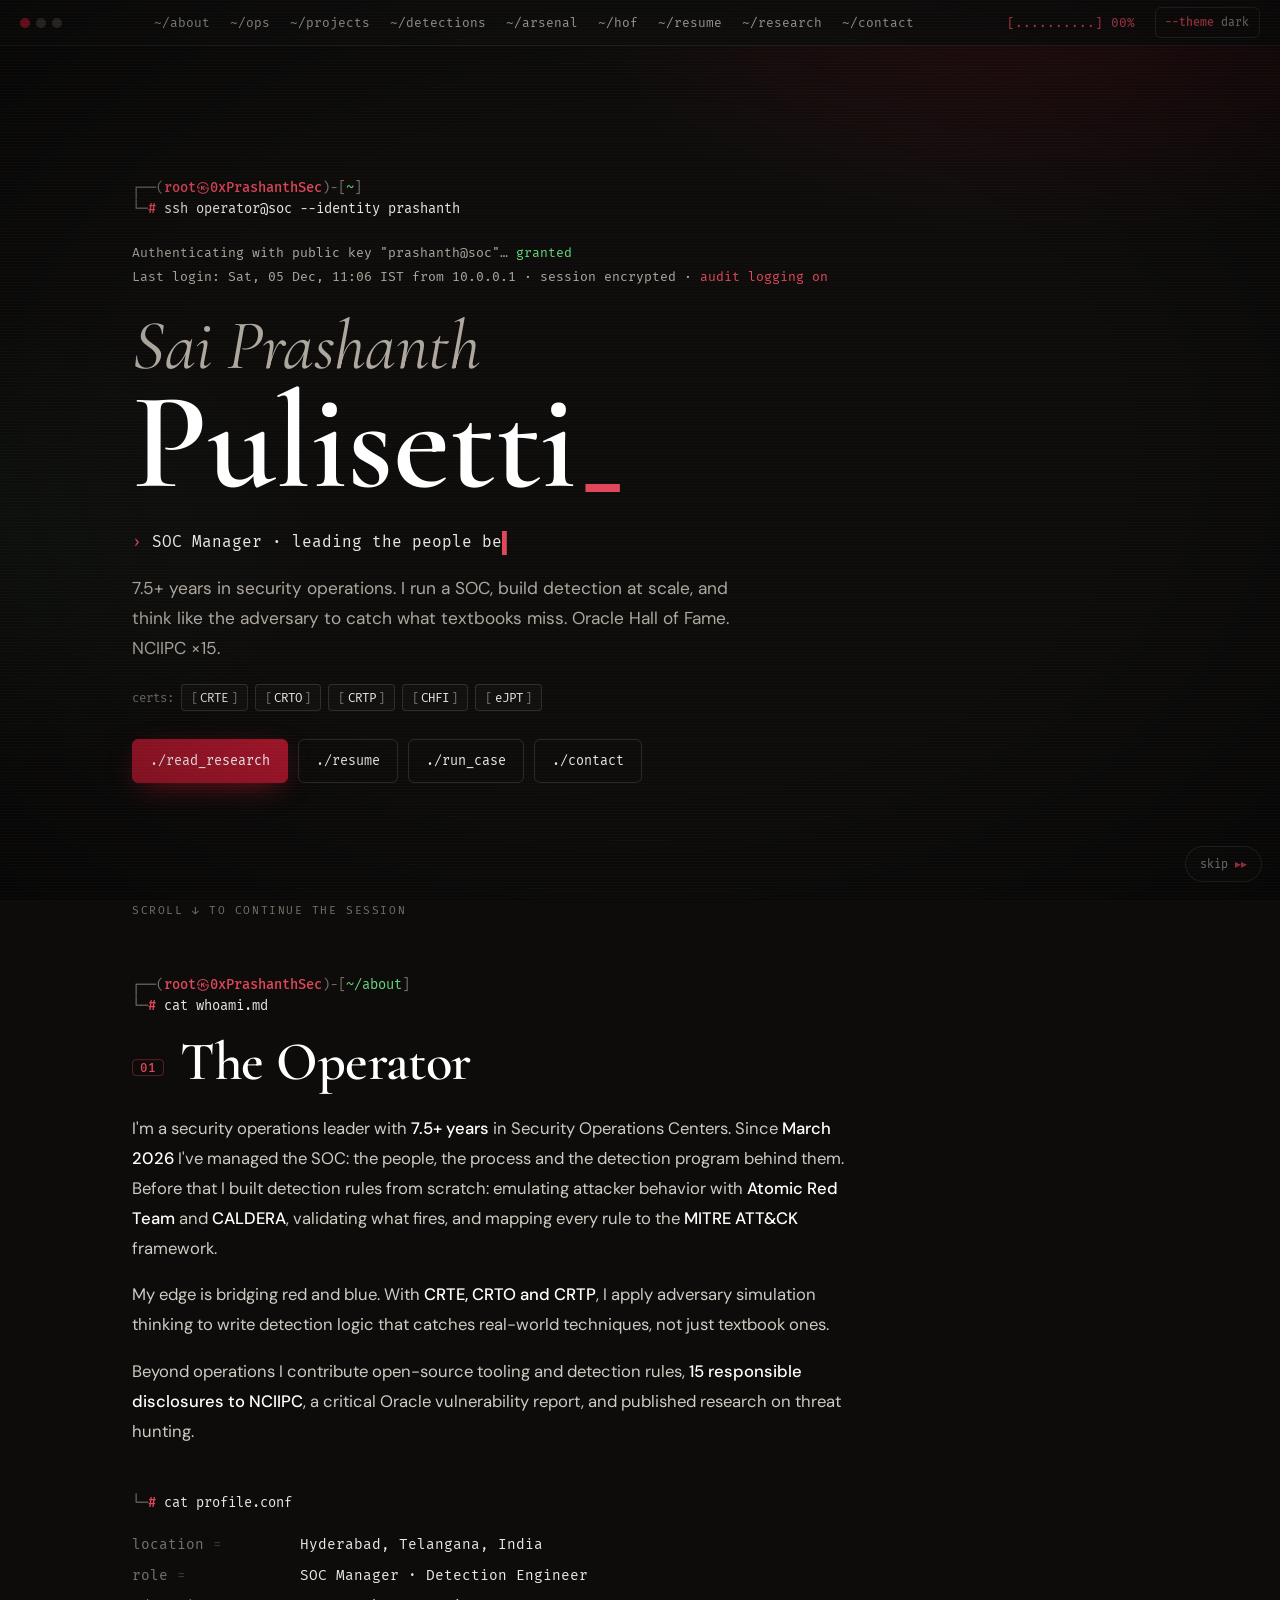
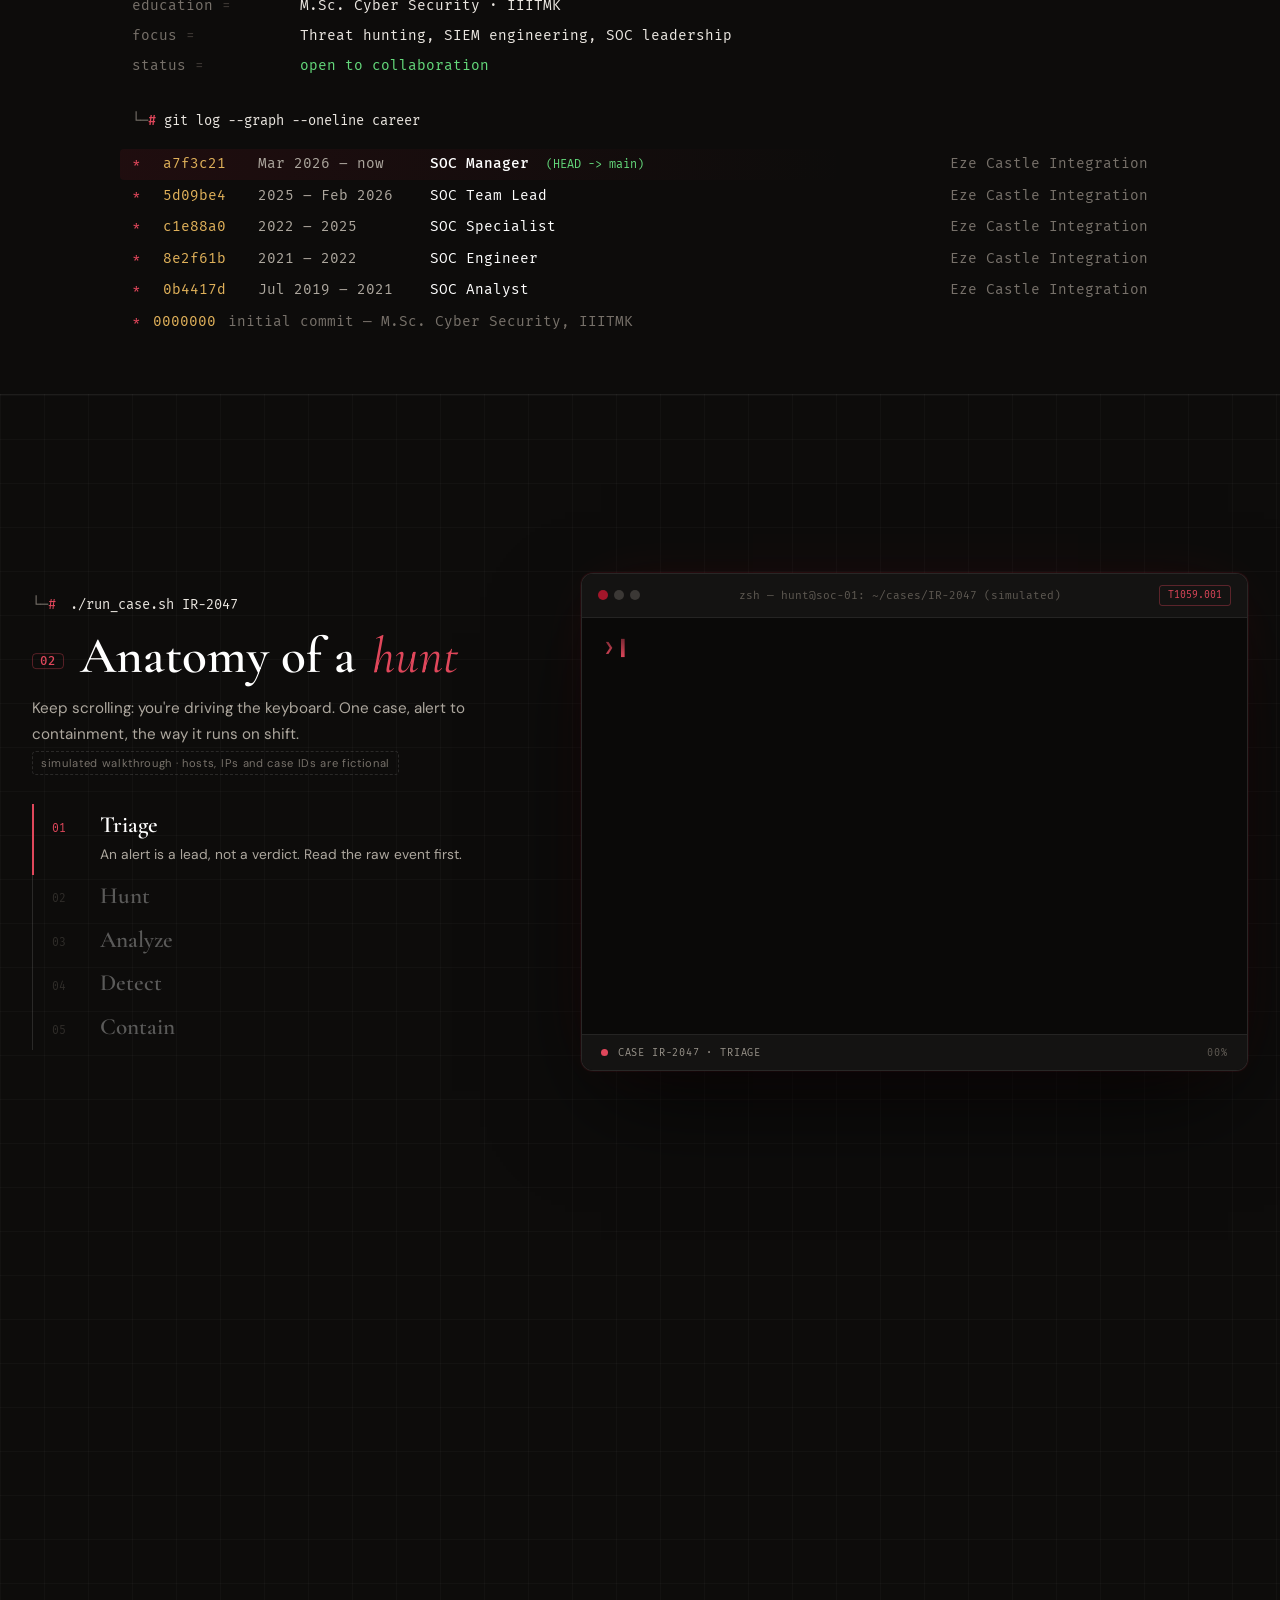
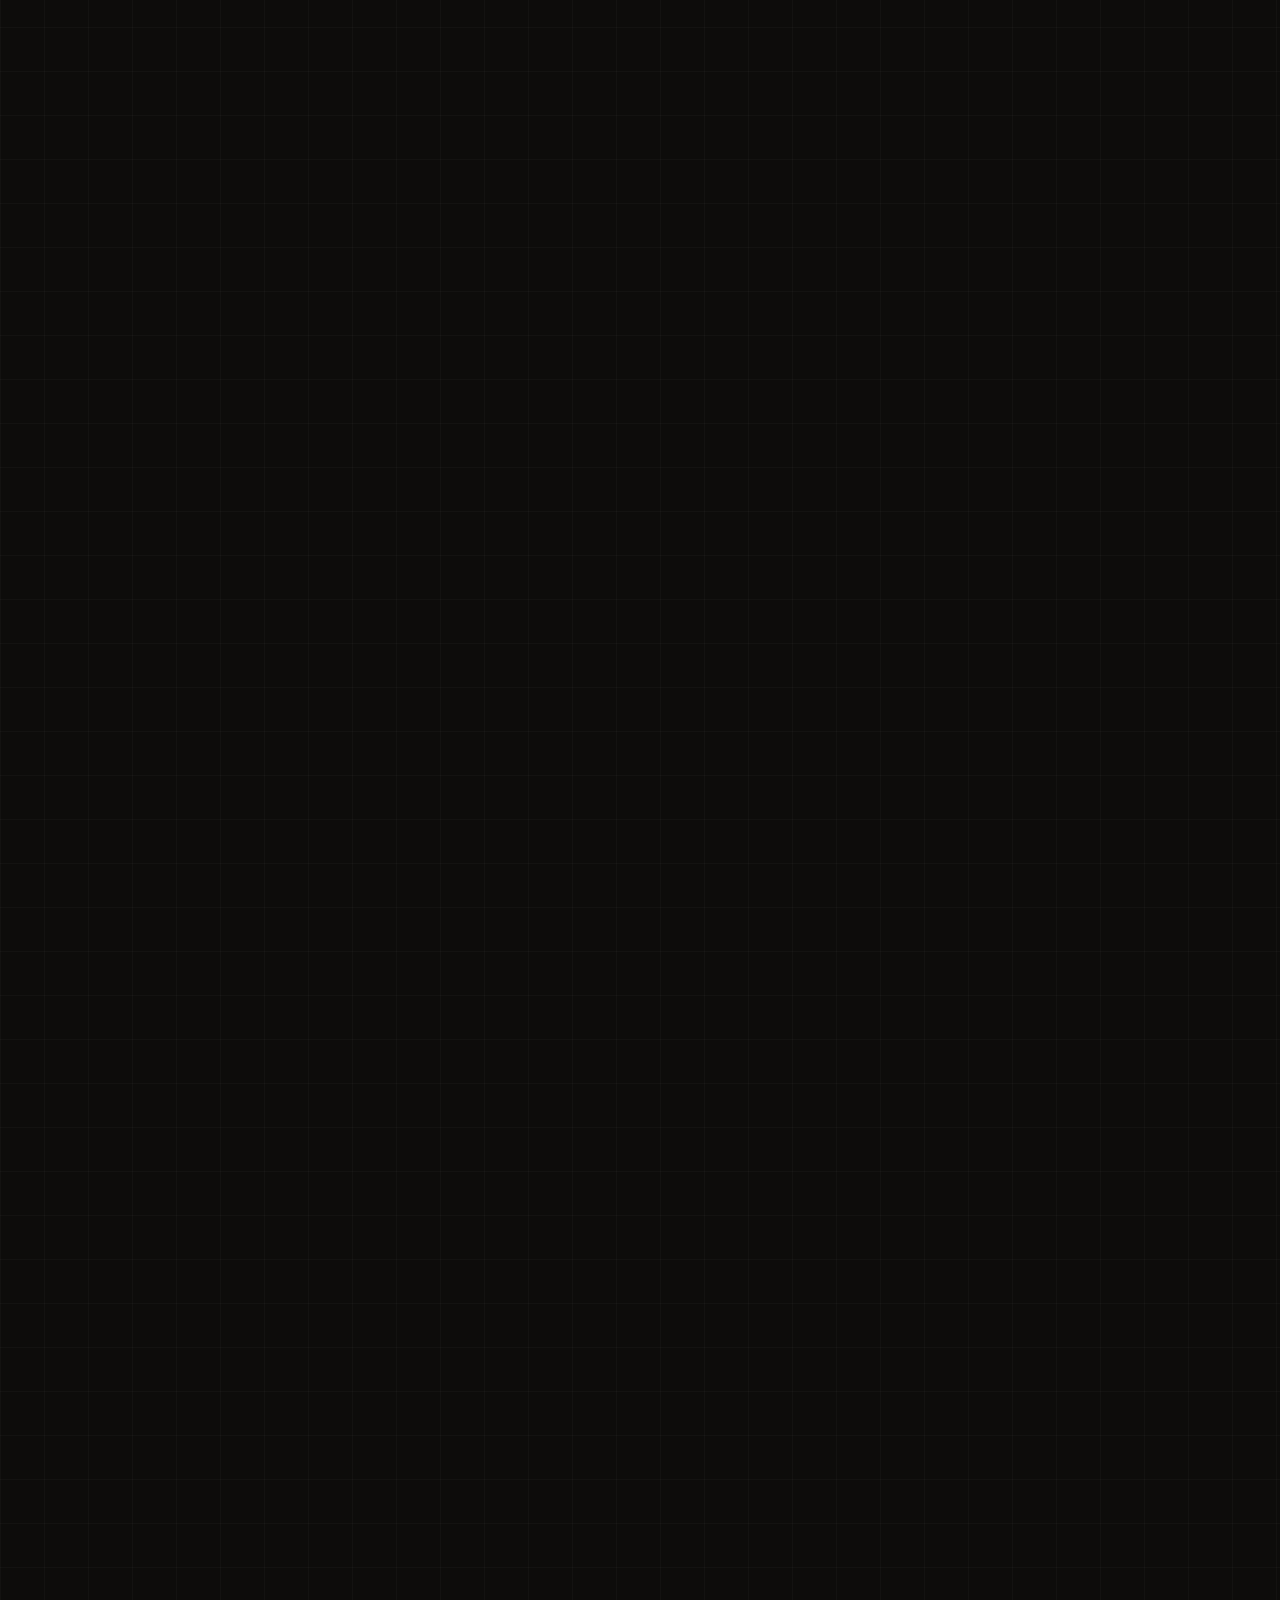
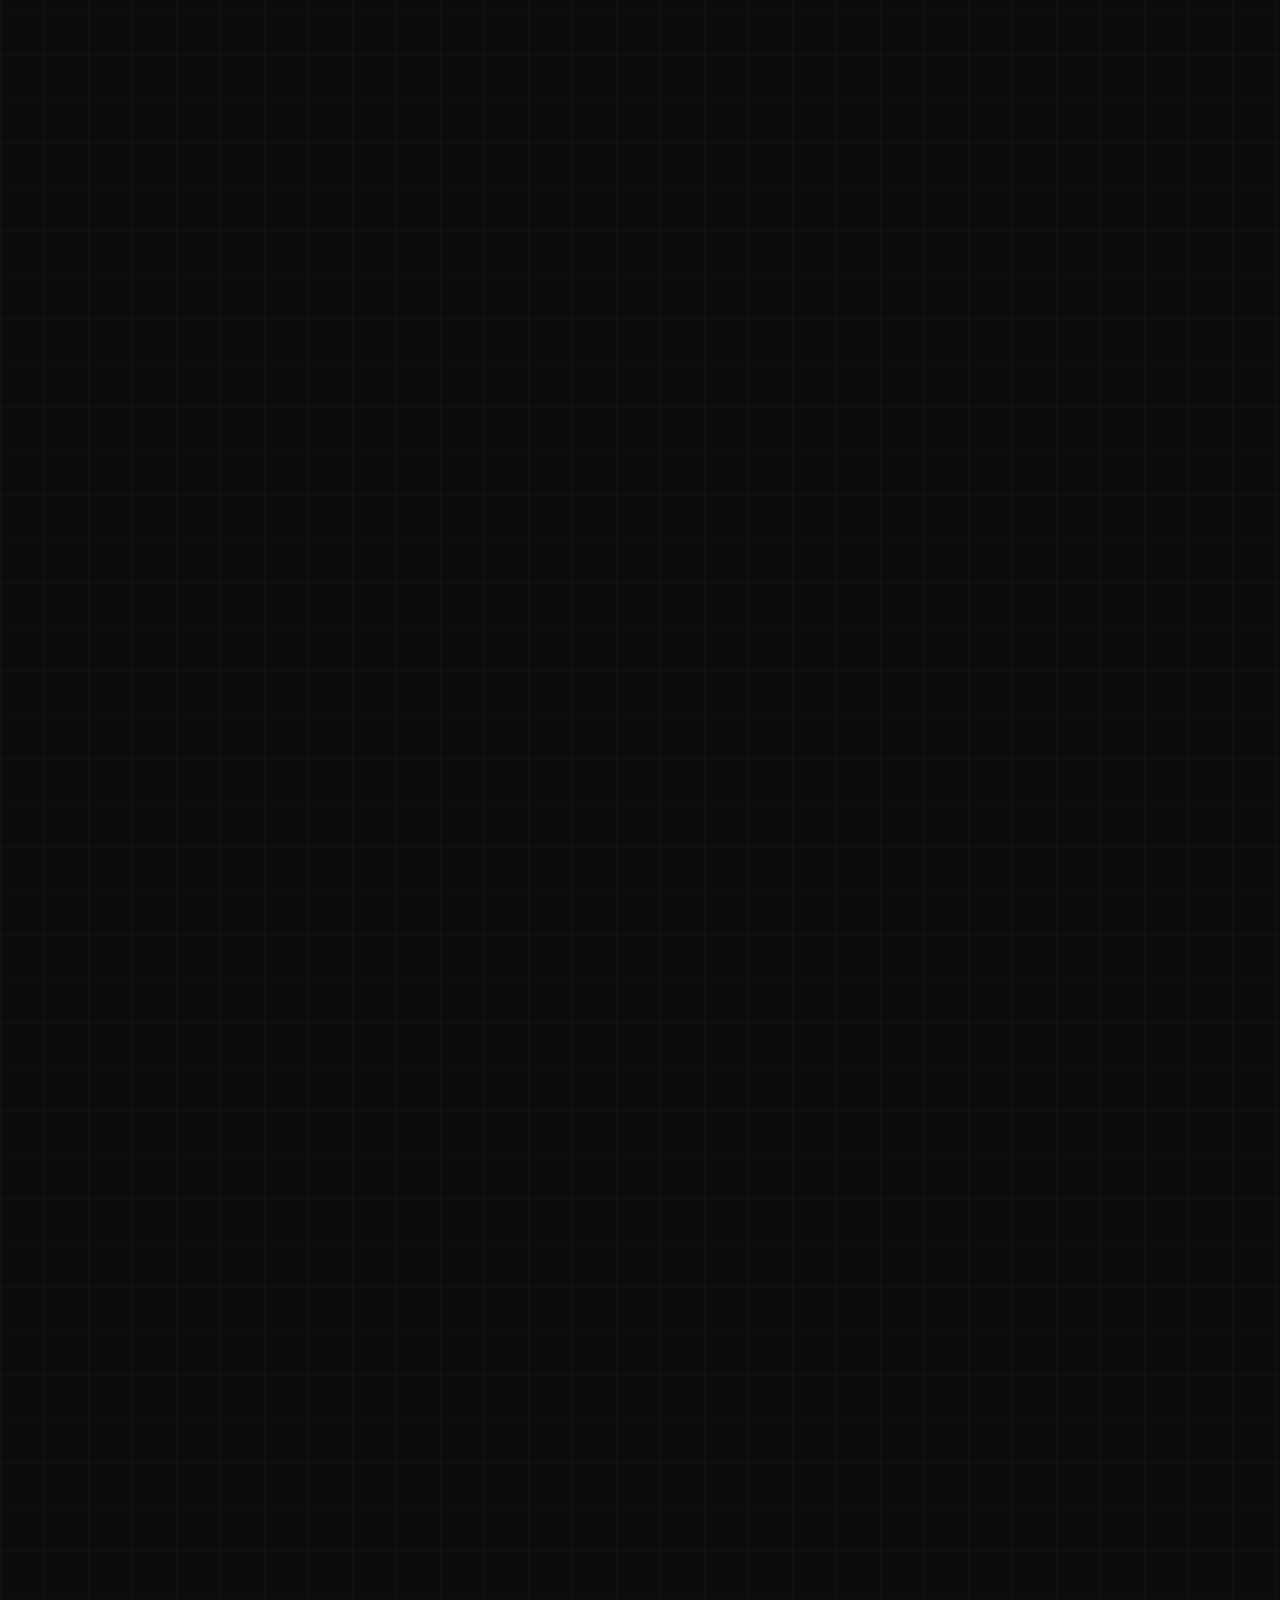
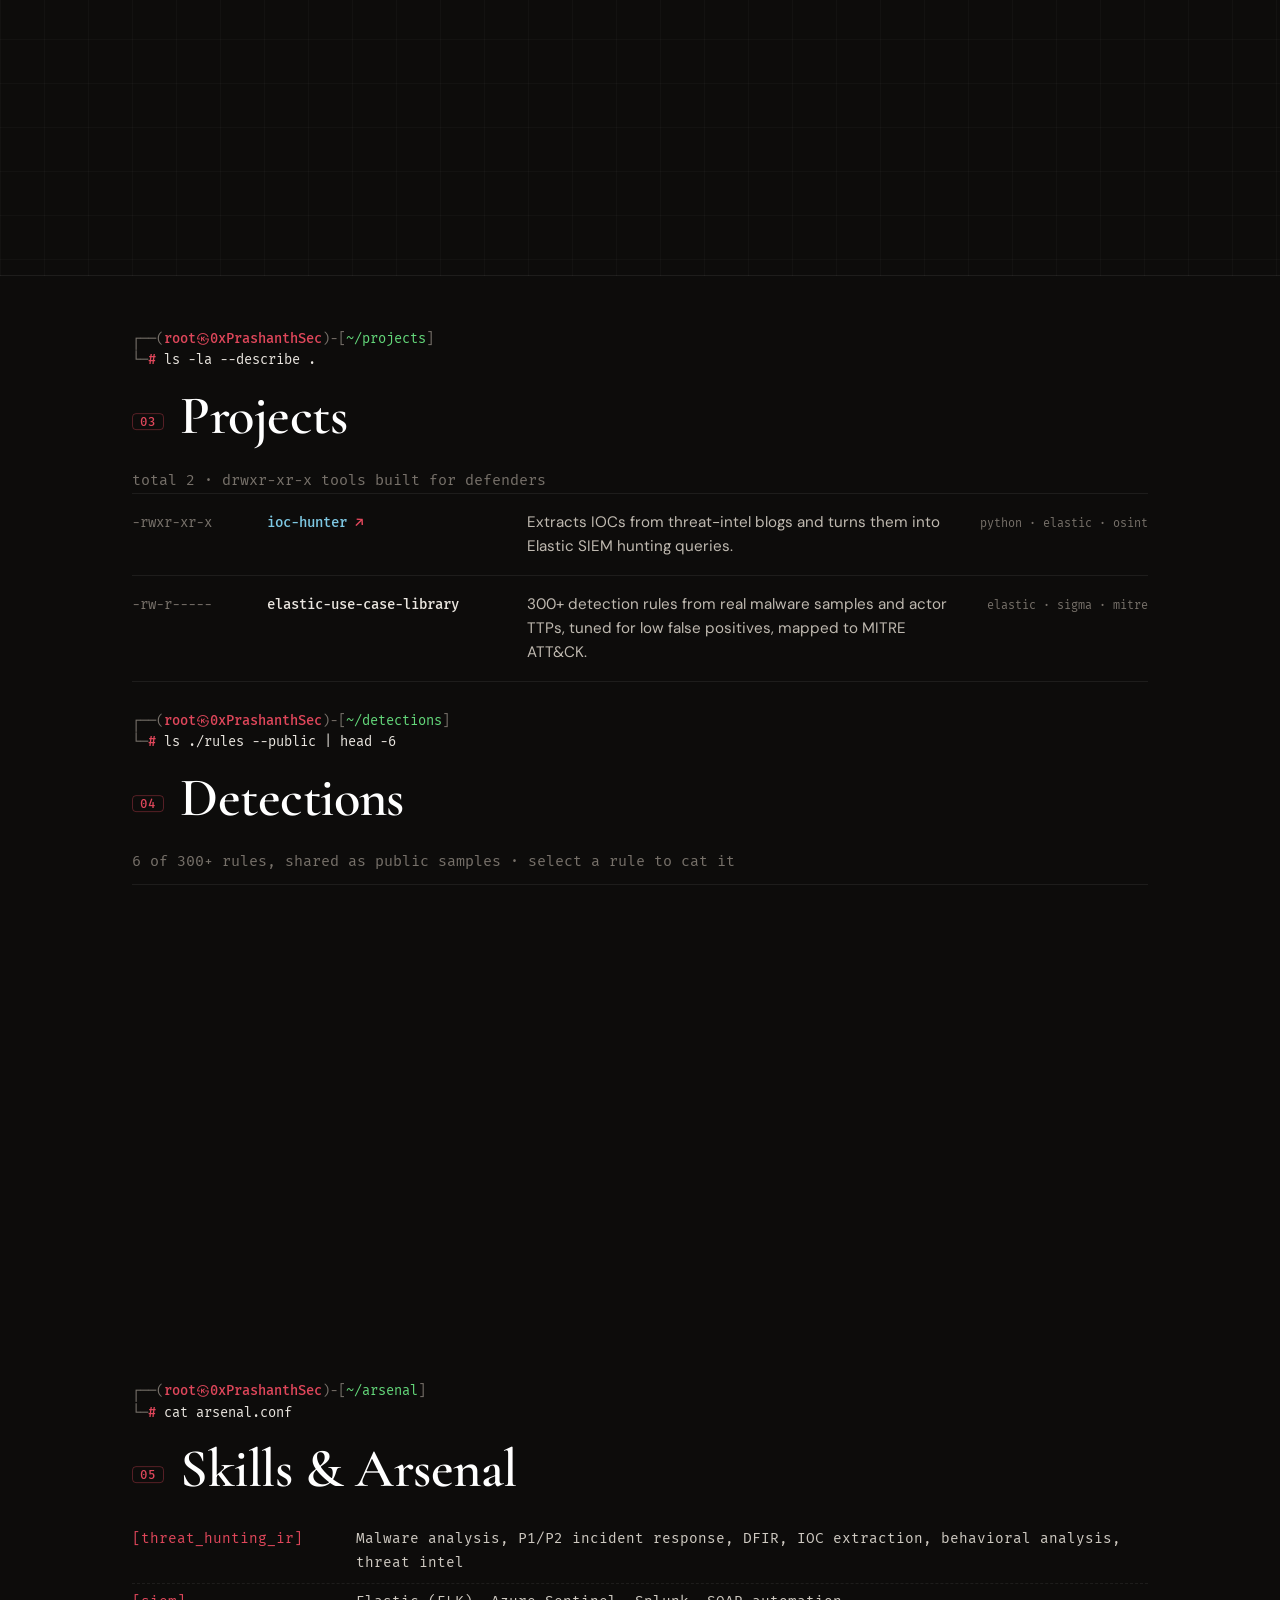
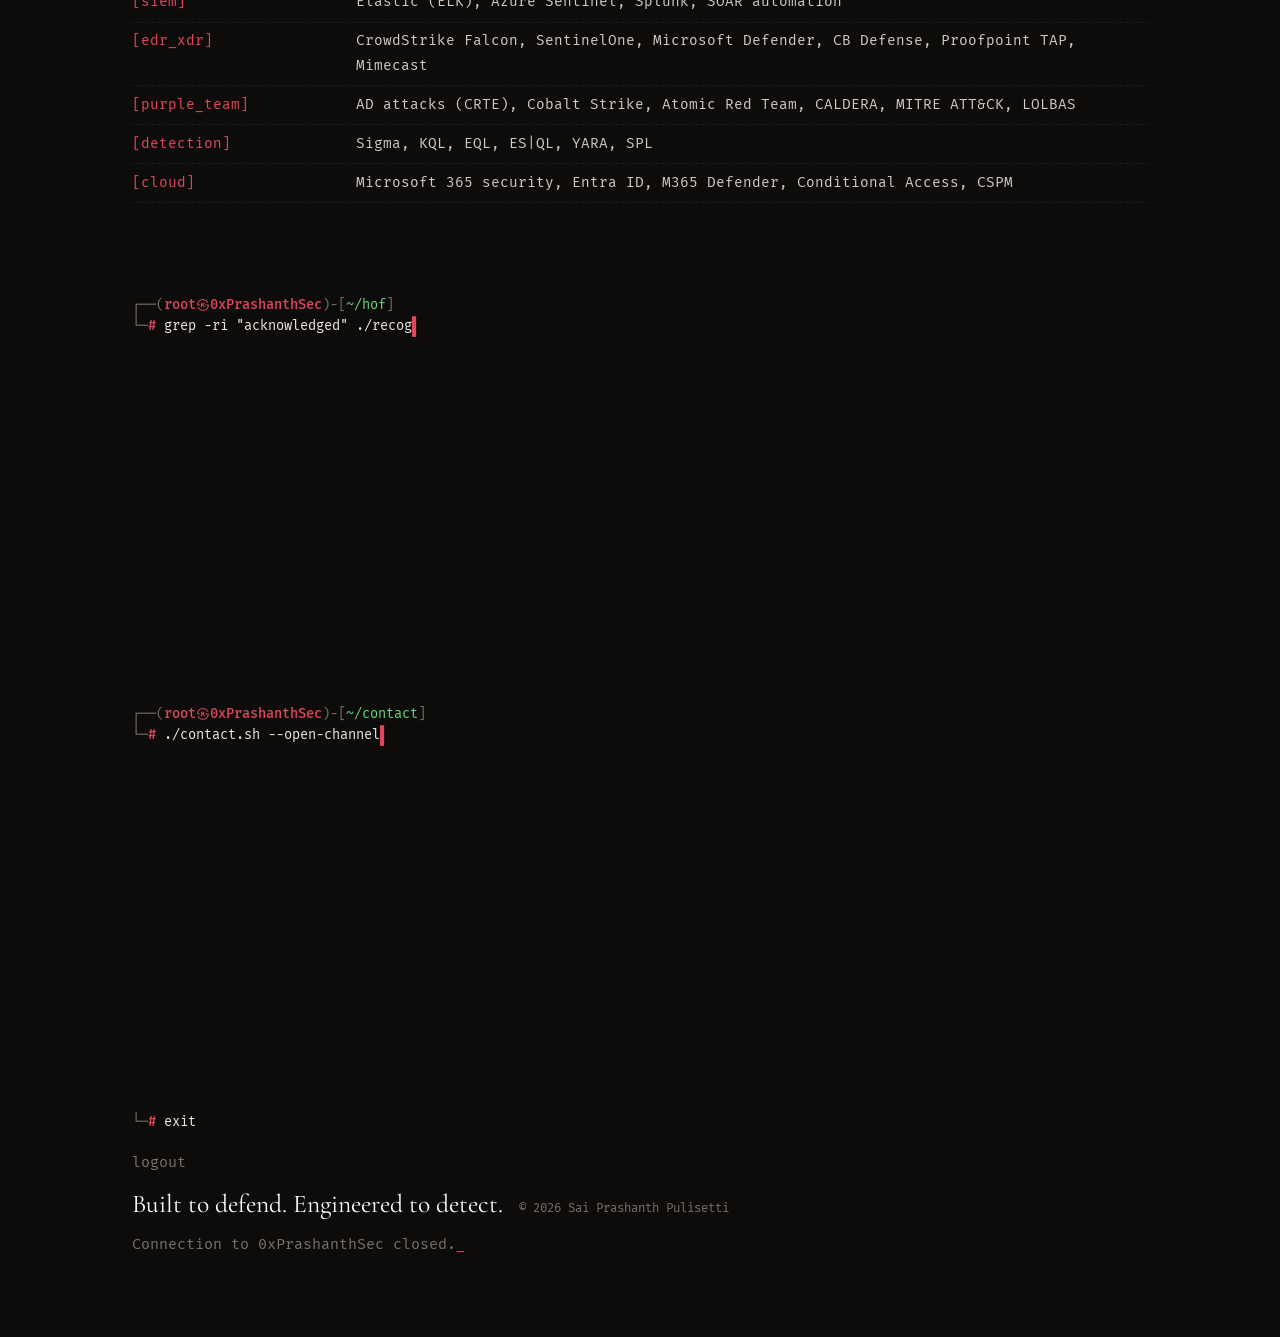
<file: index.html>
<!DOCTYPE html>
<html lang="en" class="no-js">
<head>
    <meta charset="UTF-8">
    <meta name="viewport" content="width=device-width, initial-scale=1.0">
    <meta name="description" content="Sai Prashanth Pulisetti — SOC Manager, Detection Engineer and Purple Teamer. 7.5+ years in security operations. CRTE | CRTO | CRTP | CHFI">
    <meta name="theme-color" content="#0d0c0b">
    <title>Sai Prashanth — SOC Manager · Detection Engineer</title>
    <link rel="preconnect" href="https://fonts.googleapis.com">
    <link rel="preconnect" href="https://fonts.gstatic.com" crossorigin>
    <link href="https://fonts.googleapis.com/css2?family=Cormorant+Garamond:ital,wght@0,400;0,500;0,600;0,700;1,400;1,500&family=DM+Sans:opsz,wght@9..40,300;9..40,400;9..40,500&family=Fira+Mono:wght@400;500&display=swap" rel="stylesheet">
    <link rel="stylesheet" href="./term.css">
    <script>
        (function () {
            var d = document.documentElement, t = null;
            try { t = localStorage.getItem('theme'); } catch (e) {}
            d.setAttribute('data-theme', t === 'light' ? 'light' : 'dark');
            d.classList.replace('no-js', 'js');
        })();
    </script>
</head>
<body>
    <div class="crt" aria-hidden="true"></div>

    <!-- ===== Window chrome / navigation ===== -->
    <header class="chrome" id="chrome">
        <div class="chrome-left">
            <span class="dots" aria-hidden="true"><i></i><i></i><i></i></span>
            <a href="#home" class="chrome-title">root@0xPrashanthSec: <span>~</span></a>
        </div>
        <nav class="tabs" aria-label="Sections">
            <a href="#about" class="tab">~/about</a>
            <a href="#operation" class="tab">~/ops</a>
            <a href="#projects" class="tab">~/projects</a>
            <a href="#detections" class="tab">~/detections</a>
            <a href="#arsenal" class="tab">~/arsenal</a>
            <a href="#recognition" class="tab">~/hof</a>
            <a href="resume.html" class="tab">~/resume</a>
            <a href="research.html" class="tab">~/research</a>
            <a href="#contact" class="tab">~/contact</a>
        </nav>
        <div class="chrome-right" aria-hidden="true">
            <span class="meter" id="meter">[..........] 00%</span>
            <span class="clock" id="clock">IST --:--:--</span>
        </div>
        <button class="theme-toggle" id="theme-toggle" type="button" aria-label="Switch to light theme"><b>--theme</b> dark</button>
    </header>

    <main class="session">

        <!-- ===== BOOT / HERO ===== -->
        <section id="home" class="blk hero" data-auto>
            <div class="cmdline"><span class="ps"><b>┌──(</b><em>root㉿0xPrashanthSec</em><b>)-[</b><i>~</i><b>]</b></span><span class="ps2"><b>└─</b><em>#</em> <span class="cmd" data-cmd="ssh operator@soc --identity prashanth"></span></span></div>
            <div class="out">
                <p class="ln sys">Authenticating with public key "prashanth@soc"… <span class="ok">granted</span></p>
                <p class="ln sys">Last login: <span id="last-login">today</span> from 10.0.0.1 · session encrypted · <span class="red">audit logging on</span></p>
                <h1 class="ln name"><span class="name-a">Sai Prashanth</span><span class="name-b">Pulisetti<span class="caret">_</span></span></h1>
                <p class="ln role"><span class="red">›</span> <span id="role"></span><span class="caret thin">▌</span></p>
                <p class="ln bio">7.5+ years in security operations. I run a SOC, build detection at scale, and think like the adversary to catch what textbooks miss. Oracle Hall of Fame. NCIIPC ×15.</p>
                <p class="ln certs"><span class="dim">certs:</span> <span class="cert">CRTE</span><span class="cert">CRTO</span><span class="cert">CRTP</span><span class="cert">CHFI</span><span class="cert">eJPT</span></p>
                <p class="ln actions">
                    <a href="research.html" class="act act-red">./read_research</a>
                    <a href="resume.html" class="act">./resume</a>
                    <a href="#operation" class="act">./run_case</a>
                    <a href="#contact" class="act">./contact</a>
                </p>
            </div>
            <a href="#about" class="scroll-cue" aria-label="Scroll to about">scroll ↓ to continue the session</a>
        </section>

        <!-- ===== ABOUT ===== -->
        <section id="about" class="blk">
            <div class="cmdline"><span class="ps"><b>┌──(</b><em>root㉿0xPrashanthSec</em><b>)-[</b><i>~/about</i><b>]</b></span><span class="ps2"><b>└─</b><em>#</em> <span class="cmd" data-cmd="cat whoami.md"></span></span></div>
            <div class="out">
                <h2 class="ln h"><span class="hn">01</span>The Operator</h2>
                <div class="prose">
                    <p class="ln">I'm a security operations leader with <strong>7.5+ years</strong> in Security Operations Centers. Since <strong>March 2026</strong> I've managed the SOC: the people, the process and the detection program behind them. Before that I built detection rules from scratch: emulating attacker behavior with <strong>Atomic Red Team</strong> and <strong>CALDERA</strong>, validating what fires, and mapping every rule to the <strong>MITRE ATT&amp;CK</strong> framework.</p>
                    <p class="ln">My edge is bridging red and blue. With <strong>CRTE, CRTO and CRTP</strong>, I apply adversary simulation thinking to write detection logic that catches real-world techniques, not just textbook ones.</p>
                    <p class="ln">Beyond operations I contribute open-source tooling and detection rules, <strong>15 responsible disclosures to NCIIPC</strong>, a critical Oracle vulnerability report, and published research on threat hunting.</p>
                </div>
            </div>
        </section>

        <section class="blk">
            <div class="cmdline"><span class="ps2 solo"><b>└─</b><em>#</em> <span class="cmd" data-cmd="cat profile.conf"></span></span></div>
            <div class="out kv">
                <p class="ln"><span class="k">location</span><span class="v">Hyderabad, Telangana, India</span></p>
                <p class="ln"><span class="k">role</span><span class="v">SOC Manager · Detection Engineer</span></p>
                <p class="ln"><span class="k">education</span><span class="v">M.Sc. Cyber Security · IIITMK</span></p>
                <p class="ln"><span class="k">focus</span><span class="v">Threat hunting, SIEM engineering, SOC leadership</span></p>
                <p class="ln"><span class="k">status</span><span class="v ok">open to collaboration</span></p>
            </div>
        </section>

        <section class="blk">
            <div class="cmdline"><span class="ps2 solo"><b>└─</b><em>#</em> <span class="cmd" data-cmd="git log --graph --oneline career"></span></span></div>
            <div class="out gitlog">
                <p class="ln"><span class="g">*</span> <span class="sha">a7f3c21</span> <span class="when">Mar 2026 – now</span> <span class="what">SOC Manager <span class="ref">(HEAD -&gt; main)</span></span> <span class="org">Eze Castle Integration</span></p>
                <p class="ln"><span class="g">*</span> <span class="sha">5d09be4</span> <span class="when">2025 – Feb 2026</span> <span class="what">SOC Team Lead</span> <span class="org">Eze Castle Integration</span></p>
                <p class="ln"><span class="g">*</span> <span class="sha">c1e88a0</span> <span class="when">2022 – 2025</span> <span class="what">SOC Specialist</span> <span class="org">Eze Castle Integration</span></p>
                <p class="ln"><span class="g">*</span> <span class="sha">8e2f61b</span> <span class="when">2021 – 2022</span> <span class="what">SOC Engineer</span> <span class="org">Eze Castle Integration</span></p>
                <p class="ln"><span class="g">*</span> <span class="sha">0b4417d</span> <span class="when">Jul 2019 – 2021</span> <span class="what">SOC Analyst</span> <span class="org">Eze Castle Integration</span></p>
                <p class="ln"><span class="g">*</span> <span class="sha dim">0000000</span> <span class="dim">initial commit — M.Sc. Cyber Security, IIITMK</span></p>
            </div>
        </section>

        <!-- ===== LIVE OPERATION (scroll-driven) ===== -->
        <section id="operation" class="op" aria-labelledby="op-title">
            <div class="op-track" id="op-track">
                <div class="op-sticky">
                    <div class="op-grid">
                        <div class="op-left">
                            <p class="op-cmd"><b>└─</b><em>#</em> ./run_case.sh IR-2047</p>
                            <h2 class="op-title" id="op-title"><span class="hn">02</span>Anatomy of a <em>hunt</em></h2>
                            <p class="op-lede">Keep scrolling: you're driving the keyboard. One case, alert to containment, the way it runs on shift.<br><span class="op-sim">simulated walkthrough · hosts, IPs and case IDs are fictional</span></p>
                            <ol class="op-stages" id="op-stages">
                                <li class="op-stage"><span class="op-num">01</span><div><h3>Triage</h3><p>An alert is a lead, not a verdict. Read the raw event first.</p></div></li>
                                <li class="op-stage"><span class="op-num">02</span><div><h3>Hunt</h3><p>One host or a campaign? Scope it with ES|QL across every endpoint.</p></div></li>
                                <li class="op-stage"><span class="op-num">03</span><div><h3>Analyze</h3><p>Decode the payload, pull the IOCs, prove it with YARA.</p></div></li>
                                <li class="op-stage"><span class="op-num">04</span><div><h3>Detect</h3><p>Turn the finding into a rule. Sigma in, tested EQL out.</p></div></li>
                                <li class="op-stage"><span class="op-num">05</span><div><h3>Contain</h3><p>Isolate, block, document. Then measure how fast.</p></div></li>
                            </ol>
                        </div>
                        <div class="op-right">
                            <div class="op-term">
                                <div class="op-bar">
                                    <span class="dots" aria-hidden="true"><i></i><i></i><i></i></span>
                                    <span class="op-name">zsh — hunt@soc-01: ~/cases/IR-2047 (simulated)</span>
                                    <span class="op-ttp" id="op-ttp">T1059.001</span>
                                </div>
                                <div class="op-body" id="op-body"></div>
                                <div class="op-status">
                                    <span class="op-led" id="op-led"></span>
                                    <span id="op-state">CASE IR-2047 · OPEN</span>
                                    <span class="op-pct" id="op-pct">00%</span>
                                </div>
                            </div>
                        </div>
                    </div>
                </div>
            </div>
        </section>

        <!-- ===== PROJECTS ===== -->
        <section id="projects" class="blk">
            <div class="cmdline"><span class="ps"><b>┌──(</b><em>root㉿0xPrashanthSec</em><b>)-[</b><i>~/projects</i><b>]</b></span><span class="ps2"><b>└─</b><em>#</em> <span class="cmd" data-cmd="ls -la --describe ."></span></span></div>
            <div class="out">
                <h2 class="ln h"><span class="hn">03</span>Projects</h2>
                <p class="ln dim">total 2 · drwxr-xr-x  tools built for defenders</p>
                <ul class="ls">
                    <li class="ln"><span class="perm">-rwxr-xr-x</span><a class="fname" href="https://0xprashanthsec.github.io/IOCQuery/" target="_blank" rel="noopener">ioc-hunter <span class="arrow">↗</span></a><span class="desc">Extracts IOCs from threat-intel blogs and turns them into Elastic SIEM hunting queries.</span><span class="lang">python · elastic · osint</span></li>
                    <li class="ln"><span class="perm">-rw-r-----</span><span class="fname nolink">elastic-use-case-library</span><span class="desc">300+ detection rules from real malware samples and actor TTPs, tuned for low false positives, mapped to MITRE ATT&amp;CK.</span><span class="lang">elastic · sigma · mitre</span></li>
                </ul>
            </div>
        </section>

        <!-- ===== DETECTIONS (public samples) ===== -->
        <section id="detections" class="blk">
            <div class="cmdline"><span class="ps"><b>┌──(</b><em>root㉿0xPrashanthSec</em><b>)-[</b><i>~/detections</i><b>]</b></span><span class="ps2"><b>└─</b><em>#</em> <span class="cmd" data-cmd="ls ./rules --public | head -6"></span></span></div>
            <div class="out">
                <h2 class="ln h"><span class="hn">04</span>Detections</h2>
                <p class="ln dim">6 of 300+ rules, shared as public samples · select a rule to cat it</p>
                <ul class="dets">
                    <li class="ln">
                        <details class="det">
                            <summary><span class="sev high">HIGH</span><span class="det-file">java_child_download_encoded.toml</span><span class="det-name">Java Child Process with Download or Encoded Command</span><span class="det-meta">EQL · windows</span></summary>
                            <div class="det-body">
                                <p class="det-desc">Identifies a Java process directly launching a Windows shell or a living-off-the-land utility whose command line contains payload-retrieval, encoded-execution or discovery characteristics. Exploitation of Java applications and services (for example deserialization, expression-injection or JVM vulnerabilities such as CVE-2026-114938) commonly results in the JVM spawning a shell to download and run a second-stage payload.</p>
                                <p class="det-mitre"><span class="dim">mitre =</span> T1059.001 PowerShell · T1059.003 Windows Command Shell · T1190 Exploit Public-Facing Application · T1105 Ingress Tool Transfer</p>
                                <div class="det-code"><button type="button" class="copy" aria-label="Copy query">copy</button><pre><code>process where host.os.type == &quot;windows&quot; and event.type == &quot;start&quot; and
  process.parent.name : (&quot;java.exe&quot;, &quot;javaw.exe&quot;) and
  (
    process.name : (
      &quot;cmd.exe&quot;, &quot;powershell.exe&quot;, &quot;pwsh.exe&quot;, &quot;certutil.exe&quot;, &quot;bitsadmin.exe&quot;, &quot;curl.exe&quot;,
      &quot;mshta.exe&quot;, &quot;rundll32.exe&quot;, &quot;regsvr32.exe&quot;, &quot;wscript.exe&quot;, &quot;cscript.exe&quot;
    ) or
    ?process.pe.original_file_name : (
      &quot;Cmd.Exe&quot;, &quot;PowerShell.EXE&quot;, &quot;pwsh.dll&quot;, &quot;CertUtil.exe&quot;, &quot;bitsadmin.exe&quot;, &quot;curl.exe&quot;,
      &quot;MSHTA.EXE&quot;, &quot;RUNDLL32.EXE&quot;, &quot;REGSVR32.EXE&quot;, &quot;wscript.exe&quot;, &quot;cscript.exe&quot;
    )
  ) and
  process.command_line : (
    &quot;*http://*&quot;, &quot;*https://*&quot;, &quot;* -e *&quot;, &quot;* -en *&quot;, &quot;* -enc*&quot;, &quot;* -ec *&quot;, &quot;* /e *&quot;, &quot;* /en *&quot;, &quot;* /enc*&quot;,
    &quot;* /ec *&quot;, &quot;*EncodedCommand*&quot;, &quot;*FromBase64String*&quot;, &quot;*Invoke-Expression*&quot;, &quot;*IEX(*&quot;, &quot;*IEX (*&quot;,
    &quot;* iex *&quot;, &quot;*;iex *&quot;, &quot;*|iex*&quot;, &quot;*| iex*&quot;, &quot;*Invoke-WebRequest*&quot;, &quot;*iwr *&quot;, &quot;*DownloadString*&quot;,
    &quot;*DownloadFile*&quot;, &quot;*Net.WebClient*&quot;, &quot;*-urlcache*&quot;, &quot;*/transfer*&quot;, &quot;*whoami*&quot;
  )</code></pre></div>
                            </div>
                        </details>
                    </li>
                    <li class="ln">
                        <details class="det">
                            <summary><span class="sev crit">CRITICAL</span><span class="det-file">teams_fake_it_support_rmm.yaml</span><span class="det-name">MS-Teams Based Detection of Fake IT Support and RMM Deployment</span><span class="det-meta">KQL · m365</span></summary>
                            <div class="det-body">
                                <p class="det-desc">This use case monitors for email addresses registered with the onmicrosoft.com domain and checks for the presence of suspicious URLs that are commonly associated with executable files or known Remote Monitoring and Management (RMM) tools. The purpose is to identify potential malicious activities, such as unauthorized guest account creations and attempts to deploy RMM tools for malicious purposes.</p>
                                <p class="det-mitre"><span class="dim">mitre =</span> T1566.003 Spearphishing via Service · T1219 Remote Access Software</p>
                                <div class="det-code"><button type="button" class="copy" aria-label="Copy query">copy</button><pre><code>user.email:*@*.onmicrosoft.com and (o365.audit.MessageURLs:(*.exe or *.msi or *.js) or o365.audit.MessageURLs:(*ninjaone.com* or *atera.com* or *syncroweb.com* or *superops.com* or *n-able.com* or *gotoremember.com* or *barracudamsp.com* or *manageengine.com* or *site24x7.com* or *paessler.com* or *compuware.com* or *teamviewer.com* or *rippling.com* or *msp360.com* or *pulseway.com* or *optimtune.com* or *connectwise.com* or *domotz.com* or *anydesk.com*))</code></pre></div>
                            </div>
                        </details>
                    </li>
                    <li class="ln">
                        <details class="det">
                            <summary><span class="sev crit">CRITICAL</span><span class="det-file">teams_executable_link.yaml</span><span class="det-name">Suspicious Message with Executable Link in Teams</span><span class="det-meta">KQL · m365</span></summary>
                            <div class="det-body">
                                <p class="det-desc">This rule detects instances where a Microsoft Teams message contains a hyperlink pointing to potentially malicious file types such as .exe, .msi, .js, .ps1, or .vbs. It filters for messages created with links (MessageCreatedHasLink) and checks if the participating domain is present, indicating external communication. This behavior is commonly associated with phishing or malware delivery attempts via Teams.</p>
                                <p class="det-mitre"><span class="dim">mitre =</span> T1566 Phishing · T1204 User Execution · T1071 Application Layer Protocol</p>
                                <div class="det-code"><button type="button" class="copy" aria-label="Copy query">copy</button><pre><code>o365.audit.ParticipantInfo.ParticipatingDomains:* and event.action:&quot;MessageCreatedHasLink&quot; and o365.audit.MessageURLs: (*.exe or *.msi or *.js or *.ps1 or *.vbs)</code></pre></div>
                            </div>
                        </details>
                    </li>
                    <li class="ln">
                        <details class="det">
                            <summary><span class="sev med">MEDIUM</span><span class="det-file">meshagent_command_exec.yaml</span><span class="det-name">Remote Access Tool - MeshAgent Command Execution via MeshCentral</span><span class="det-meta">Lucene · windows</span></summary>
                            <div class="det-body">
                                <p class="det-desc">Detects the use of MeshAgent to execute commands on the target host, particularly when threat actors might abuse it to execute commands directly. MeshAgent can execute commands on the target host by leveraging win-console to obscure their activities and win-dispatcher to run malicious code through IPC with child processes.</p>
                                <p class="det-mitre"><span class="dim">mitre =</span> T1219 Remote Access Software</p>
                                <div class="det-code"><button type="button" class="copy" aria-label="Copy query">copy</button><pre><code>(event.category:process AND process.parent.executable:/.*\\[Mm][Ee][Ss][Hh][Aa][Gg][Ee][Nn][Tt]\.[Ee][Xx][Ee]/ AND process.executable:(/.*\\[Cc][Mm][Dd]\.[Ee][Xx][Ee]/ OR /.*\\[Pp][Oo][Ww][Ee][Rr][Ss][Hh][Ee][Ll][Ll]\.[Ee][Xx][Ee]/ OR /.*\\[Pp][Ww][Ss][Hh]\.[Ee][Xx][Ee]/))</code></pre></div>
                            </div>
                        </details>
                    </li>
                    <li class="ln">
                        <details class="det">
                            <summary><span class="sev high">HIGH</span><span class="det-file">asrep_roasting_tgt.yaml</span><span class="det-name">Potential AS-REP Roasting via Kerberos TGT Requests</span><span class="det-meta">KQL · active-directory</span></summary>
                            <div class="det-body">
                                <p class="det-desc">Detects suspicious Kerberos TGT requests with pre-authentication disabled (Pre-Authentication Type = 0) and Ticket Encryption Type (0x17) i.e, RC4-HMAC. This may indicate an AS-REP Roasting attack, where attackers request AS-REP messages for accounts without pre-authentication and attempt to crack the encrypted ticket offline to recover user passwords.</p>
                                <p class="det-mitre"><span class="dim">mitre =</span> T1558.004 AS-REP Roasting</p>
                                <div class="det-code"><button type="button" class="copy" aria-label="Copy query">copy</button><pre><code> (event.code:&quot;4768&quot; and winlog.event_data.Status:&quot;0x0&quot; and winlog.event_data.TicketEncryptionType: &quot;0x17&quot;) and service.name:(&quot;krbtgt&quot; ) and winlog.event_data.PreAuthType :&quot;0&quot;</code></pre></div>
                            </div>
                        </details>
                    </li>
                    <li class="ln">
                        <details class="det">
                            <summary><span class="sev med">MEDIUM</span><span class="det-file">apt_cache_tampering.toml</span><span class="det-name">APT Download Cache Modified by Unusual Process</span><span class="det-meta">EQL · linux</span></summary>
                            <div class="det-body">
                                <p class="det-desc">Detects the creation or modification of files in the APT package download cache or partial-download directories by a process outside the APT and DPKG toolchain. These directories hold packages and package indexes after download and before installation. An adversary able to write to them, for example while exploiting a download verification bypass such as CVE-2026-109518, can replace a verified package with a malicious one whose maintainer scripts then run as root.</p>
                                <p class="det-mitre"><span class="dim">mitre =</span> T1195.002 Compromise Software Supply Chain · T1554 Compromise Host Software Binary</p>
                                <div class="det-code"><button type="button" class="copy" aria-label="Copy query">copy</button><pre><code>file where host.os.type == &quot;linux&quot; and event.type in (&quot;creation&quot;, &quot;change&quot;) and
  file.path like (
    &quot;/var/cache/apt/archives/*.deb&quot;,
    &quot;/var/cache/apt/archives/partial/*&quot;,
    &quot;/var/lib/apt/lists/partial/*&quot;
  ) and not (
    process.executable like (
      &quot;/usr/bin/apt&quot;, &quot;/usr/bin/apt-get&quot;, &quot;/usr/bin/aptitude*&quot;, &quot;/usr/bin/dpkg&quot;, &quot;/usr/lib/apt/methods/*&quot;,
      &quot;/usr/lib/apt/apt-helper&quot;, &quot;/usr/libexec/packagekitd&quot;, &quot;/usr/lib/packagekit/packagekitd&quot;, &quot;/usr/sbin/synaptic&quot;,
      &quot;/usr/sbin/apt-cacher-ng&quot;
    ) or
    (process.name like &quot;python*&quot; and process.args like (
      &quot;/usr/bin/unattended-upgrade*&quot;, &quot;/usr/sbin/aptd&quot;, &quot;/usr/lib/update-notifier/*&quot;, &quot;/usr/bin/apt-listchanges&quot;
    ))
  )</code></pre></div>
                            </div>
                        </details>
                    </li>
                </ul>
                <p class="ln dim det-note">The rest stay private to the environments they protect.</p>
            </div>
        </section>

        <!-- ===== ARSENAL ===== -->
        <section id="arsenal" class="blk">
            <div class="cmdline"><span class="ps"><b>┌──(</b><em>root㉿0xPrashanthSec</em><b>)-[</b><i>~/arsenal</i><b>]</b></span><span class="ps2"><b>└─</b><em>#</em> <span class="cmd" data-cmd="cat arsenal.conf"></span></span></div>
            <div class="out">
                <h2 class="ln h"><span class="hn">05</span>Skills &amp; Arsenal</h2>
                <div class="conf">
                    <p class="ln"><span class="sect">[threat_hunting_ir]</span> Malware analysis, P1/P2 incident response, DFIR, IOC extraction, behavioral analysis, threat intel</p>
                    <p class="ln"><span class="sect">[siem]</span> Elastic (ELK), Azure Sentinel, Splunk, SOAR automation</p>
                    <p class="ln"><span class="sect">[edr_xdr]</span> CrowdStrike Falcon, SentinelOne, Microsoft Defender, CB Defense, Proofpoint TAP, Mimecast</p>
                    <p class="ln"><span class="sect">[purple_team]</span> AD attacks (CRTE), Cobalt Strike, Atomic Red Team, CALDERA, MITRE ATT&amp;CK, LOLBAS</p>
                    <p class="ln"><span class="sect">[detection]</span> Sigma, KQL, EQL, ES|QL, YARA, SPL</p>
                    <p class="ln"><span class="sect">[cloud]</span> Microsoft 365 security, Entra ID, M365 Defender, Conditional Access, CSPM</p>
                    <p class="ln"><span class="sect">[leadership]</span> SOC management, shift operations, analyst mentoring, detection program strategy</p>
                </div>
            </div>
        </section>

        <!-- ===== RECOGNITION ===== -->
        <section id="recognition" class="blk">
            <div class="cmdline"><span class="ps"><b>┌──(</b><em>root㉿0xPrashanthSec</em><b>)-[</b><i>~/hof</i><b>]</b></span><span class="ps2"><b>└─</b><em>#</em> <span class="cmd" data-cmd="grep -ri &quot;acknowledged&quot; ./recognition/"></span></span></div>
            <div class="out">
                <h2 class="ln h"><span class="hn">06</span>Recognition</h2>
                <ul class="hof">
                    <li class="ln"><span class="sev crit">CRITICAL</span><span class="file">oracle/hall_of_fame.txt:</span> Critical vulnerability discovery acknowledged in Oracle's security hall of fame</li>
                    <li class="ln"><span class="sev high">×15</span><span class="file">nciipc/disclosures.log:</span> 15 responsible disclosures acknowledged by India's national cyber authority</li>
                    <li class="ln"><span class="sev med">BOUNTY</span><span class="file">bug_bounty/*.txt:</span> Recognitions from Dell, Trip Advisor and Cybrary</li>
                    <li class="ln"><span class="sev info">2×</span><span class="file">eze_castle/awards.md:</span> Top Performer of the Year, 2022 and 2023</li>
                </ul>
            </div>
        </section>

        <!-- ===== CONTACT ===== -->
        <section id="contact" class="blk">
            <div class="cmdline"><span class="ps"><b>┌──(</b><em>root㉿0xPrashanthSec</em><b>)-[</b><i>~/contact</i><b>]</b></span><span class="ps2"><b>└─</b><em>#</em> <span class="cmd" data-cmd="./contact.sh --open-channel"></span></span></div>
            <div class="out">
                <h2 class="ln h"><span class="hn">07</span>Connect</h2>
                <p class="ln prose-one">Open to security research, purple team engagements, open-source detection tooling and knowledge sharing. Working on something interesting in defensive security? Let's talk.</p>
                <div class="kv">
                    <p class="ln"><span class="k">email</span><span class="v links"><span class="b64" data-b64="cHJhc2hhbnRoLmluYm94QHR1dGEuY29t"><code class="b64-cmd">echo cHJhc2hhbnRoLmluYm94QHR1dGEuY29t | base64 -d</code> <button type="button" class="b64-btn" aria-label="Decode email address">decode</button></span></span></p>
                    <p class="ln"><span class="k">location</span><span class="v">Hyderabad, Telangana, India</span></p>
                    <p class="ln"><span class="k">response</span><span class="v">within 48 hours</span></p>
                    <p class="ln"><span class="k">channels</span><span class="v links">
                        <a href="https://github.com/0xPrashanthSec" target="_blank" rel="noopener">github</a>
                        <a href="https://linkedin.com/in/0xPrashanthSec" target="_blank" rel="noopener">linkedin</a>
                        <a href="https://prashanth.blog" target="_blank" rel="noopener">blog</a>
                        <a href="https://medium.com/@prashanth-pulisetti" target="_blank" rel="noopener">medium</a>
                        <a href="https://github.com/0xPrashanthSec/SOC-Investigations" target="_blank" rel="noopener">soc-cmds</a>
                    </span></p>
                </div>
                <p class="ln ok">✔ channel open · awaiting your message</p>
            </div>
        </section>

        <!-- ===== EXIT ===== -->
        <footer class="blk foot">
            <div class="cmdline"><span class="ps2 solo"><b>└─</b><em>#</em> <span class="cmd" data-cmd="exit"></span></span></div>
            <div class="out">
                <p class="ln dim">logout</p>
                <p class="ln foot-line">Built to defend. Engineered to detect. <span class="dim">© <span id="year">2026</span> Sai Prashanth Pulisetti</span></p>
                <p class="ln dim">Connection to 0xPrashanthSec closed.<span class="caret">_</span></p>
            </div>
        </footer>
    </main>

    <script src="./term.js"></script>
</body>
</html>
</file>
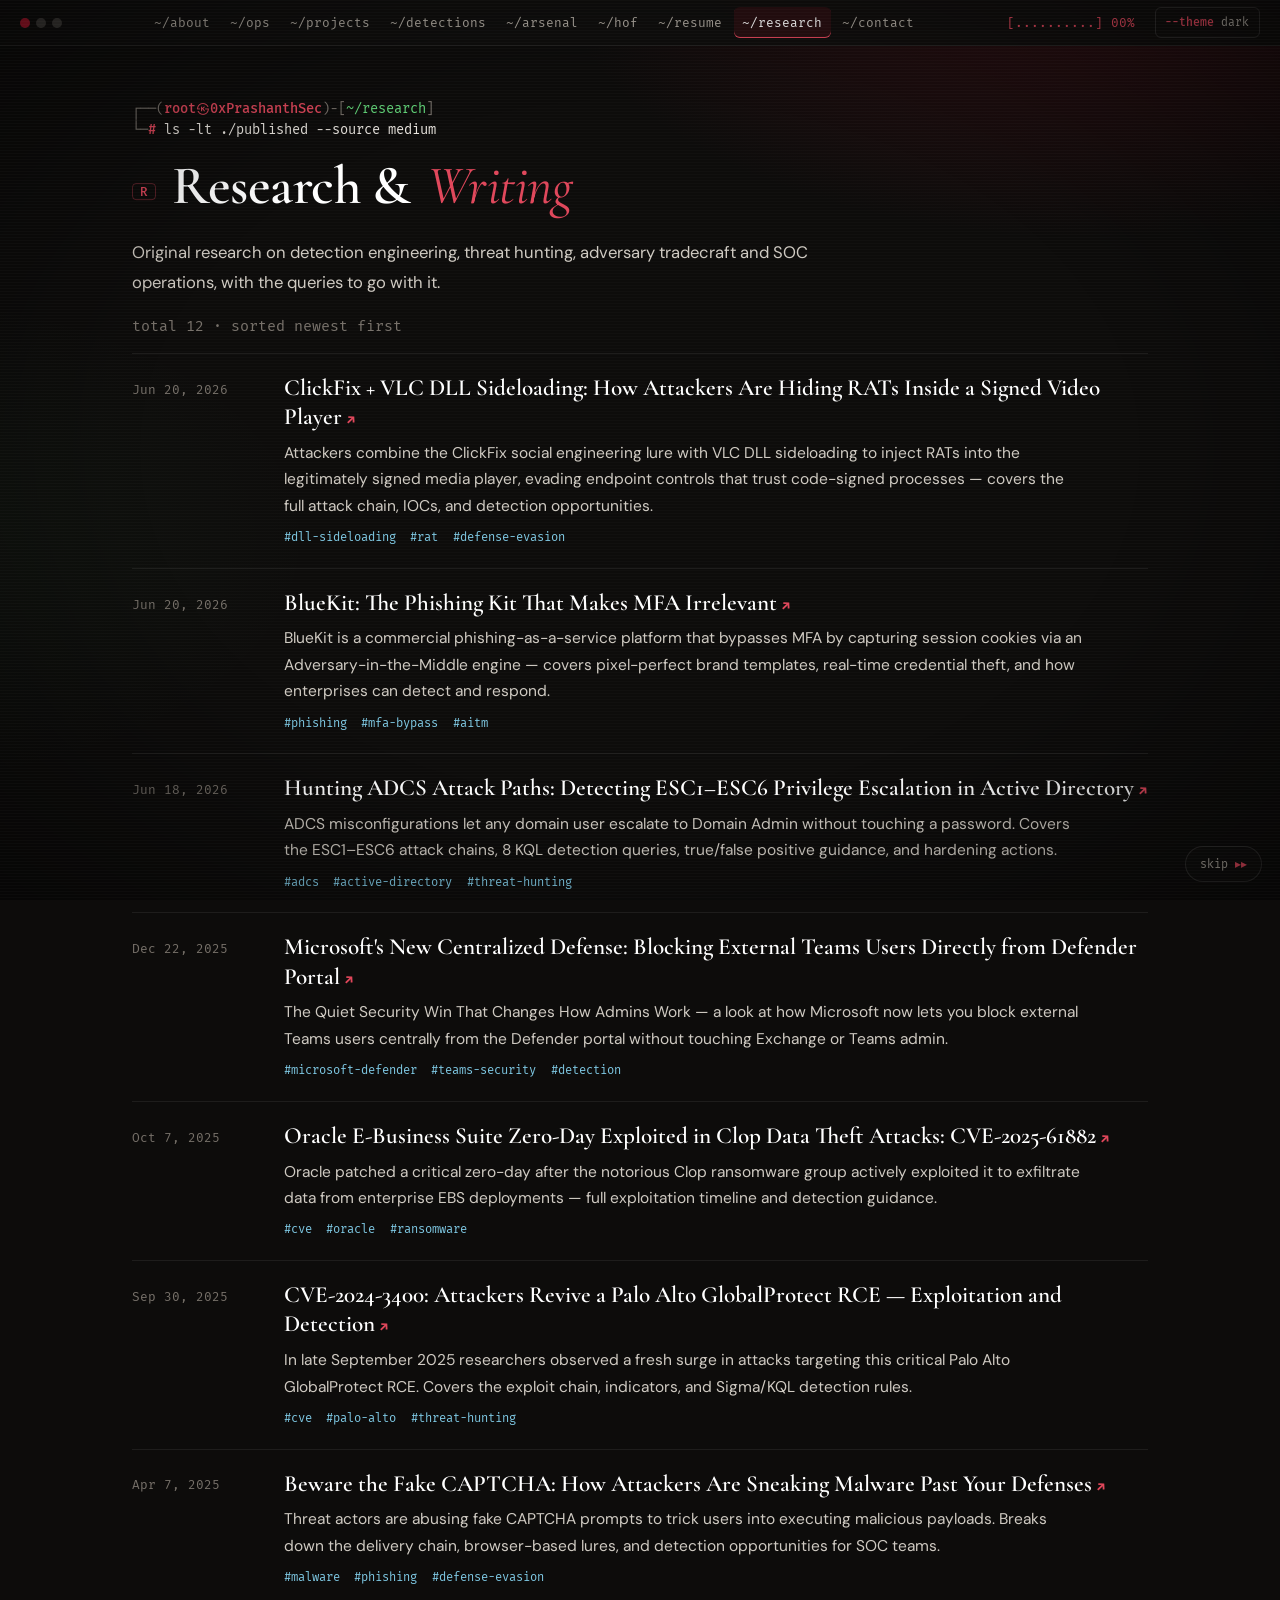
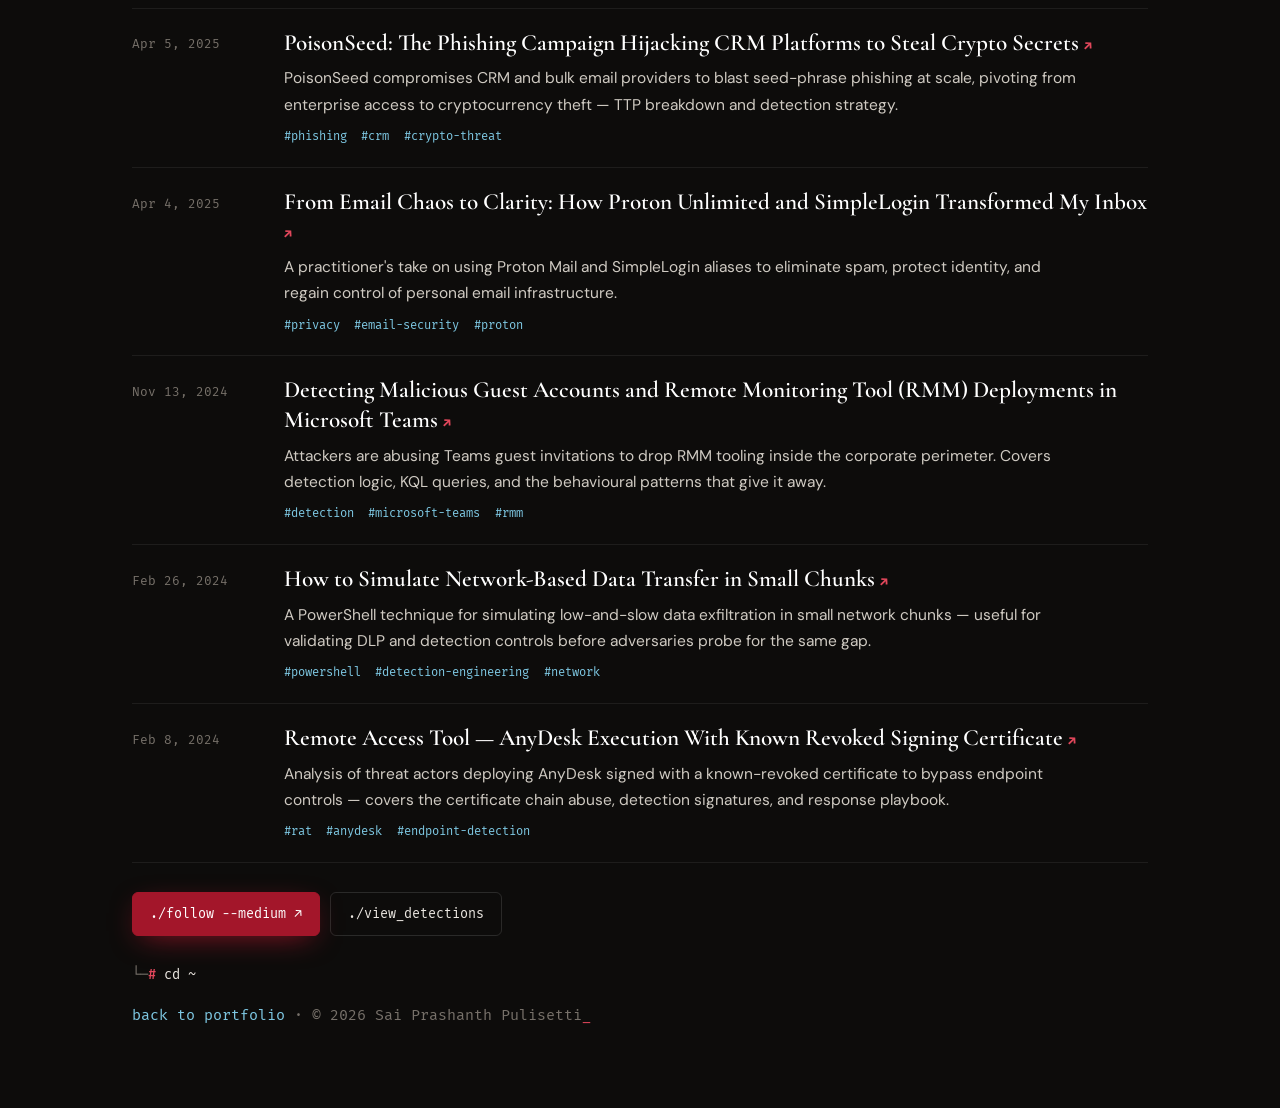
<file: research.html>
<!DOCTYPE html>
<html lang="en" class="no-js">
<head>
    <meta charset="UTF-8">
    <meta name="viewport" content="width=device-width, initial-scale=1.0">
    <meta name="description" content="Research &amp; Writing — Sai Prashanth Pulisetti. Detection engineering, threat hunting and adversary tradecraft.">
    <meta name="theme-color" content="#0d0c0b">
    <title>Research — Sai Prashanth Pulisetti</title>
    <link rel="preconnect" href="https://fonts.googleapis.com">
    <link rel="preconnect" href="https://fonts.gstatic.com" crossorigin>
    <link href="https://fonts.googleapis.com/css2?family=Cormorant+Garamond:ital,wght@0,400;0,500;0,600;0,700;1,400;1,500&family=DM+Sans:opsz,wght@9..40,300;9..40,400;9..40,500&family=Fira+Mono:wght@400;500&display=swap" rel="stylesheet">
    <link rel="stylesheet" href="./term.css">
    <script>
        (function () {
            var d = document.documentElement, t = null;
            try { t = localStorage.getItem('theme'); } catch (e) {}
            d.setAttribute('data-theme', t === 'light' ? 'light' : 'dark');
            d.classList.replace('no-js', 'js');
        })();
    </script>
</head>
<body class="page-research">
    <div class="crt" aria-hidden="true"></div>

    <header class="chrome" id="chrome">
        <div class="chrome-left">
            <span class="dots" aria-hidden="true"><i></i><i></i><i></i></span>
            <a href="index.html" class="chrome-title">root@0xPrashanthSec: <span>~/research</span></a>
        </div>
        <nav class="tabs" aria-label="Sections">
            <a href="index.html#about" class="tab">~/about</a>
            <a href="index.html#operation" class="tab">~/ops</a>
            <a href="index.html#projects" class="tab">~/projects</a>
            <a href="index.html#detections" class="tab">~/detections</a>
            <a href="index.html#arsenal" class="tab">~/arsenal</a>
            <a href="index.html#recognition" class="tab">~/hof</a>
            <a href="resume.html" class="tab">~/resume</a>
            <a href="research.html" class="tab active" aria-current="page">~/research</a>
            <a href="index.html#contact" class="tab">~/contact</a>
        </nav>
        <div class="chrome-right" aria-hidden="true">
            <span class="meter" id="meter">[..........] 00%</span>
            <span class="clock" id="clock">IST --:--:--</span>
        </div>
        <button class="theme-toggle" id="theme-toggle" type="button" aria-label="Switch to light theme"><b>--theme</b> dark</button>
    </header>

    <main class="session">

        <section class="blk" data-auto>
            <div class="cmdline"><span class="ps"><b>┌──(</b><em>root㉿0xPrashanthSec</em><b>)-[</b><i>~/research</i><b>]</b></span><span class="ps2"><b>└─</b><em>#</em> <span class="cmd" data-cmd="ls -lt ./published --source medium"></span></span></div>
            <div class="out">
                <h1 class="ln h"><span class="hn">R</span>Research &amp; <em class="h-em">Writing</em></h1>
                <p class="ln prose-one">Original research on detection engineering, threat hunting, adversary tradecraft and SOC operations, with the queries to go with it.</p>
                <p class="ln dim">total 12 · sorted newest first</p>
                <ul class="posts">
                    <li class="ln post">
                        <span class="post-date">Jun 20, 2026</span>
                        <div class="post-main">
                            <a class="post-title" href="https://prashanth-pulisetti.medium.com/clickfix-vlc-dll-sideloading-how-attackers-are-hiding-rats-inside-a-signed-video-player-f10a61ba1079" target="_blank" rel="noopener">ClickFix + VLC DLL Sideloading: How Attackers Are Hiding RATs Inside a Signed Video Player <span class="arrow">↗</span></a>
                            <p class="post-blurb">Attackers combine the ClickFix social engineering lure with VLC DLL sideloading to inject RATs into the legitimately signed media player, evading endpoint controls that trust code-signed processes — covers the full attack chain, IOCs, and detection opportunities.</p>
                            <p class="post-tags"><span class="tag">#dll-sideloading</span> <span class="tag">#rat</span> <span class="tag">#defense-evasion</span></p>
                        </div>
                    </li>
                    <li class="ln post">
                        <span class="post-date">Jun 20, 2026</span>
                        <div class="post-main">
                            <a class="post-title" href="https://prashanth-pulisetti.medium.com/bluekit-the-phishing-kit-that-makes-mfa-irrelevant-738fe67959d7" target="_blank" rel="noopener">BlueKit: The Phishing Kit That Makes MFA Irrelevant <span class="arrow">↗</span></a>
                            <p class="post-blurb">BlueKit is a commercial phishing-as-a-service platform that bypasses MFA by capturing session cookies via an Adversary-in-the-Middle engine — covers pixel-perfect brand templates, real-time credential theft, and how enterprises can detect and respond.</p>
                            <p class="post-tags"><span class="tag">#phishing</span> <span class="tag">#mfa-bypass</span> <span class="tag">#aitm</span></p>
                        </div>
                    </li>
                    <li class="ln post">
                        <span class="post-date">Jun 18, 2026</span>
                        <div class="post-main">
                            <a class="post-title" href="https://medium.com/@prashanth-pulisetti/hunting-adcs-attack-paths-detecting-esc1-esc6-privilege-escalation-in-active-directory-4259ac0e46c4" target="_blank" rel="noopener">Hunting ADCS Attack Paths: Detecting ESC1–ESC6 Privilege Escalation in Active Directory <span class="arrow">↗</span></a>
                            <p class="post-blurb">ADCS misconfigurations let any domain user escalate to Domain Admin without touching a password. Covers the ESC1–ESC6 attack chains, 8 KQL detection queries, true/false positive guidance, and hardening actions.</p>
                            <p class="post-tags"><span class="tag">#adcs</span> <span class="tag">#active-directory</span> <span class="tag">#threat-hunting</span></p>
                        </div>
                    </li>
                    <li class="ln post">
                        <span class="post-date">Dec 22, 2025</span>
                        <div class="post-main">
                            <a class="post-title" href="https://prashanth-pulisetti.medium.com/microsofts-new-centralized-defense-blocking-external-teams-users-directly-from-defender-portal-87022a9f7767" target="_blank" rel="noopener">Microsoft&#x27;s New Centralized Defense: Blocking External Teams Users Directly from Defender Portal <span class="arrow">↗</span></a>
                            <p class="post-blurb">The Quiet Security Win That Changes How Admins Work — a look at how Microsoft now lets you block external Teams users centrally from the Defender portal without touching Exchange or Teams admin.</p>
                            <p class="post-tags"><span class="tag">#microsoft-defender</span> <span class="tag">#teams-security</span> <span class="tag">#detection</span></p>
                        </div>
                    </li>
                    <li class="ln post">
                        <span class="post-date">Oct 7, 2025</span>
                        <div class="post-main">
                            <a class="post-title" href="https://prashanth-pulisetti.medium.com/oracle-e-business-suite-zero-day-exploited-in-clop-data-theft-attacks-cve-2025-61882-73bff4e92545" target="_blank" rel="noopener">Oracle E-Business Suite Zero-Day Exploited in Clop Data Theft Attacks: CVE-2025-61882 <span class="arrow">↗</span></a>
                            <p class="post-blurb">Oracle patched a critical zero-day after the notorious Clop ransomware group actively exploited it to exfiltrate data from enterprise EBS deployments — full exploitation timeline and detection guidance.</p>
                            <p class="post-tags"><span class="tag">#cve</span> <span class="tag">#oracle</span> <span class="tag">#ransomware</span></p>
                        </div>
                    </li>
                    <li class="ln post">
                        <span class="post-date">Sep 30, 2025</span>
                        <div class="post-main">
                            <a class="post-title" href="https://prashanth-pulisetti.medium.com/cve-2024-3400-attackers-revive-a-palo-alto-globalprotect-rce-exploitation-and-detection-118eb578a3e3" target="_blank" rel="noopener">CVE-2024-3400: Attackers Revive a Palo Alto GlobalProtect RCE — Exploitation and Detection <span class="arrow">↗</span></a>
                            <p class="post-blurb">In late September 2025 researchers observed a fresh surge in attacks targeting this critical Palo Alto GlobalProtect RCE. Covers the exploit chain, indicators, and Sigma/KQL detection rules.</p>
                            <p class="post-tags"><span class="tag">#cve</span> <span class="tag">#palo-alto</span> <span class="tag">#threat-hunting</span></p>
                        </div>
                    </li>
                    <li class="ln post">
                        <span class="post-date">Apr 7, 2025</span>
                        <div class="post-main">
                            <a class="post-title" href="https://prashanth-pulisetti.medium.com/beware-the-fake-captcha-how-attackers-are-sneaking-malware-past-your-defenses-80b3d65d9175" target="_blank" rel="noopener">Beware the Fake CAPTCHA: How Attackers Are Sneaking Malware Past Your Defenses <span class="arrow">↗</span></a>
                            <p class="post-blurb">Threat actors are abusing fake CAPTCHA prompts to trick users into executing malicious payloads. Breaks down the delivery chain, browser-based lures, and detection opportunities for SOC teams.</p>
                            <p class="post-tags"><span class="tag">#malware</span> <span class="tag">#phishing</span> <span class="tag">#defense-evasion</span></p>
                        </div>
                    </li>
                    <li class="ln post">
                        <span class="post-date">Apr 5, 2025</span>
                        <div class="post-main">
                            <a class="post-title" href="https://prashanth-pulisetti.medium.com/poisonseed-the-phishing-campaign-hijacking-crm-platforms-to-steal-crypto-secrets-a6bfbae2c625" target="_blank" rel="noopener">PoisonSeed: The Phishing Campaign Hijacking CRM Platforms to Steal Crypto Secrets <span class="arrow">↗</span></a>
                            <p class="post-blurb">PoisonSeed compromises CRM and bulk email providers to blast seed-phrase phishing at scale, pivoting from enterprise access to cryptocurrency theft — TTP breakdown and detection strategy.</p>
                            <p class="post-tags"><span class="tag">#phishing</span> <span class="tag">#crm</span> <span class="tag">#crypto-threat</span></p>
                        </div>
                    </li>
                    <li class="ln post">
                        <span class="post-date">Apr 4, 2025</span>
                        <div class="post-main">
                            <a class="post-title" href="https://prashanth-pulisetti.medium.com/from-email-chaos-to-clarity-how-proton-unlimited-and-simplelogin-transformed-my-inbox-8c44073a3f7b" target="_blank" rel="noopener">From Email Chaos to Clarity: How Proton Unlimited and SimpleLogin Transformed My Inbox <span class="arrow">↗</span></a>
                            <p class="post-blurb">A practitioner&#x27;s take on using Proton Mail and SimpleLogin aliases to eliminate spam, protect identity, and regain control of personal email infrastructure.</p>
                            <p class="post-tags"><span class="tag">#privacy</span> <span class="tag">#email-security</span> <span class="tag">#proton</span></p>
                        </div>
                    </li>
                    <li class="ln post">
                        <span class="post-date">Nov 13, 2024</span>
                        <div class="post-main">
                            <a class="post-title" href="https://prashanth-pulisetti.medium.com/detecting-malicious-guest-accounts-and-remote-monitoring-tool-rmm-deployments-in-microsoft-teams-d59885b2743d" target="_blank" rel="noopener">Detecting Malicious Guest Accounts and Remote Monitoring Tool (RMM) Deployments in Microsoft Teams <span class="arrow">↗</span></a>
                            <p class="post-blurb">Attackers are abusing Teams guest invitations to drop RMM tooling inside the corporate perimeter. Covers detection logic, KQL queries, and the behavioural patterns that give it away.</p>
                            <p class="post-tags"><span class="tag">#detection</span> <span class="tag">#microsoft-teams</span> <span class="tag">#rmm</span></p>
                        </div>
                    </li>
                    <li class="ln post">
                        <span class="post-date">Feb 26, 2024</span>
                        <div class="post-main">
                            <a class="post-title" href="https://prashanth-pulisetti.medium.com/how-to-simulate-network-based-data-transfer-in-small-chunks-e9f0e36782d5" target="_blank" rel="noopener">How to Simulate Network-Based Data Transfer in Small Chunks <span class="arrow">↗</span></a>
                            <p class="post-blurb">A PowerShell technique for simulating low-and-slow data exfiltration in small network chunks — useful for validating DLP and detection controls before adversaries probe for the same gap.</p>
                            <p class="post-tags"><span class="tag">#powershell</span> <span class="tag">#detection-engineering</span> <span class="tag">#network</span></p>
                        </div>
                    </li>
                    <li class="ln post">
                        <span class="post-date">Feb 8, 2024</span>
                        <div class="post-main">
                            <a class="post-title" href="https://prashanth-pulisetti.medium.com/remote-access-tool-anydesk-execution-with-known-revoked-signing-certificate-15ee79a14406" target="_blank" rel="noopener">Remote Access Tool — AnyDesk Execution With Known Revoked Signing Certificate <span class="arrow">↗</span></a>
                            <p class="post-blurb">Analysis of threat actors deploying AnyDesk signed with a known-revoked certificate to bypass endpoint controls — covers the certificate chain abuse, detection signatures, and response playbook.</p>
                            <p class="post-tags"><span class="tag">#rat</span> <span class="tag">#anydesk</span> <span class="tag">#endpoint-detection</span></p>
                        </div>
                    </li>
                </ul>
                <p class="ln actions">
                    <a href="https://medium.com/@prashanth-pulisetti" target="_blank" rel="noopener" class="act act-red">./follow --medium ↗</a>
                    <a href="index.html#detections" class="act">./view_detections</a>
                </p>
            </div>
        </section>

        <footer class="blk foot">
            <div class="cmdline"><span class="ps2 solo"><b>└─</b><em>#</em> <span class="cmd" data-cmd="cd ~"></span></span></div>
            <div class="out">
                <p class="ln dim"><a href="index.html" class="r-back">back to portfolio</a> · © <span id="year">2026</span> Sai Prashanth Pulisetti<span class="caret">_</span></p>
            </div>
        </footer>
    </main>

    <script src="./term.js"></script>
</body>
</html>
</file>
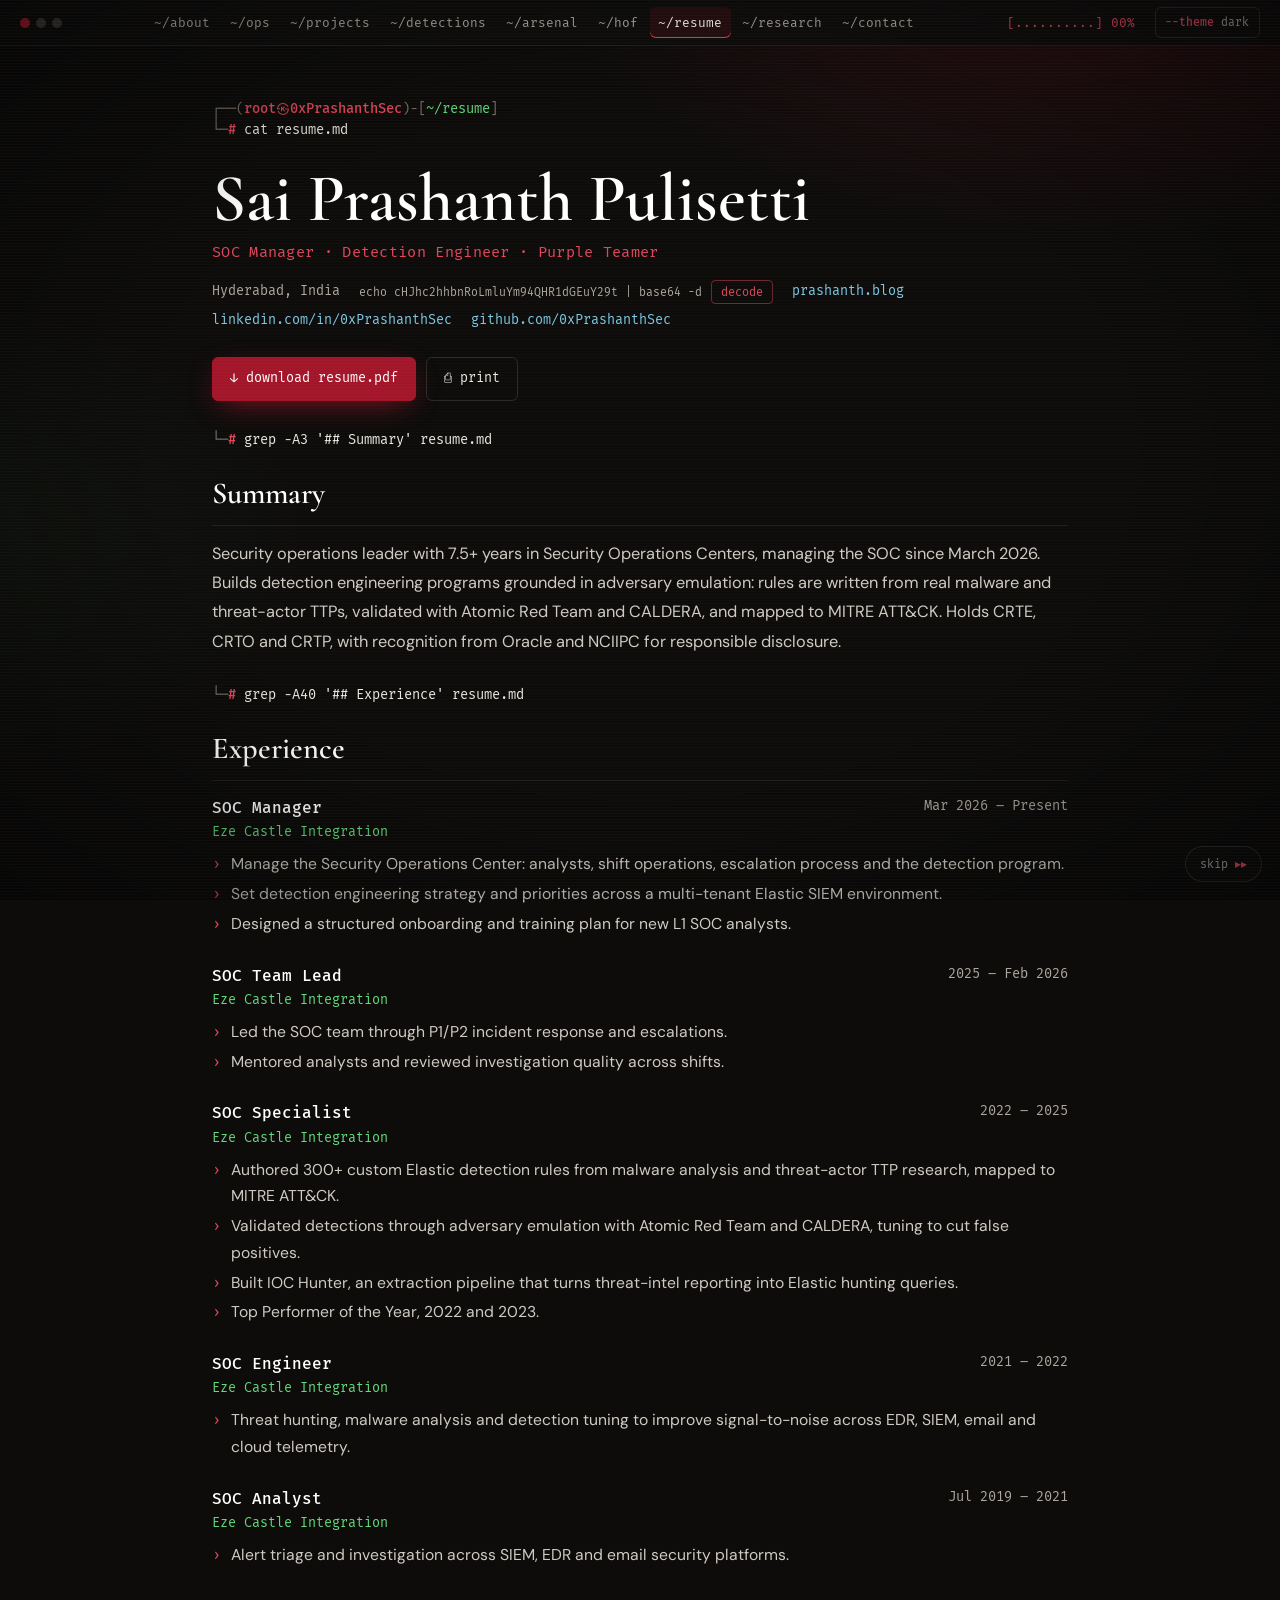
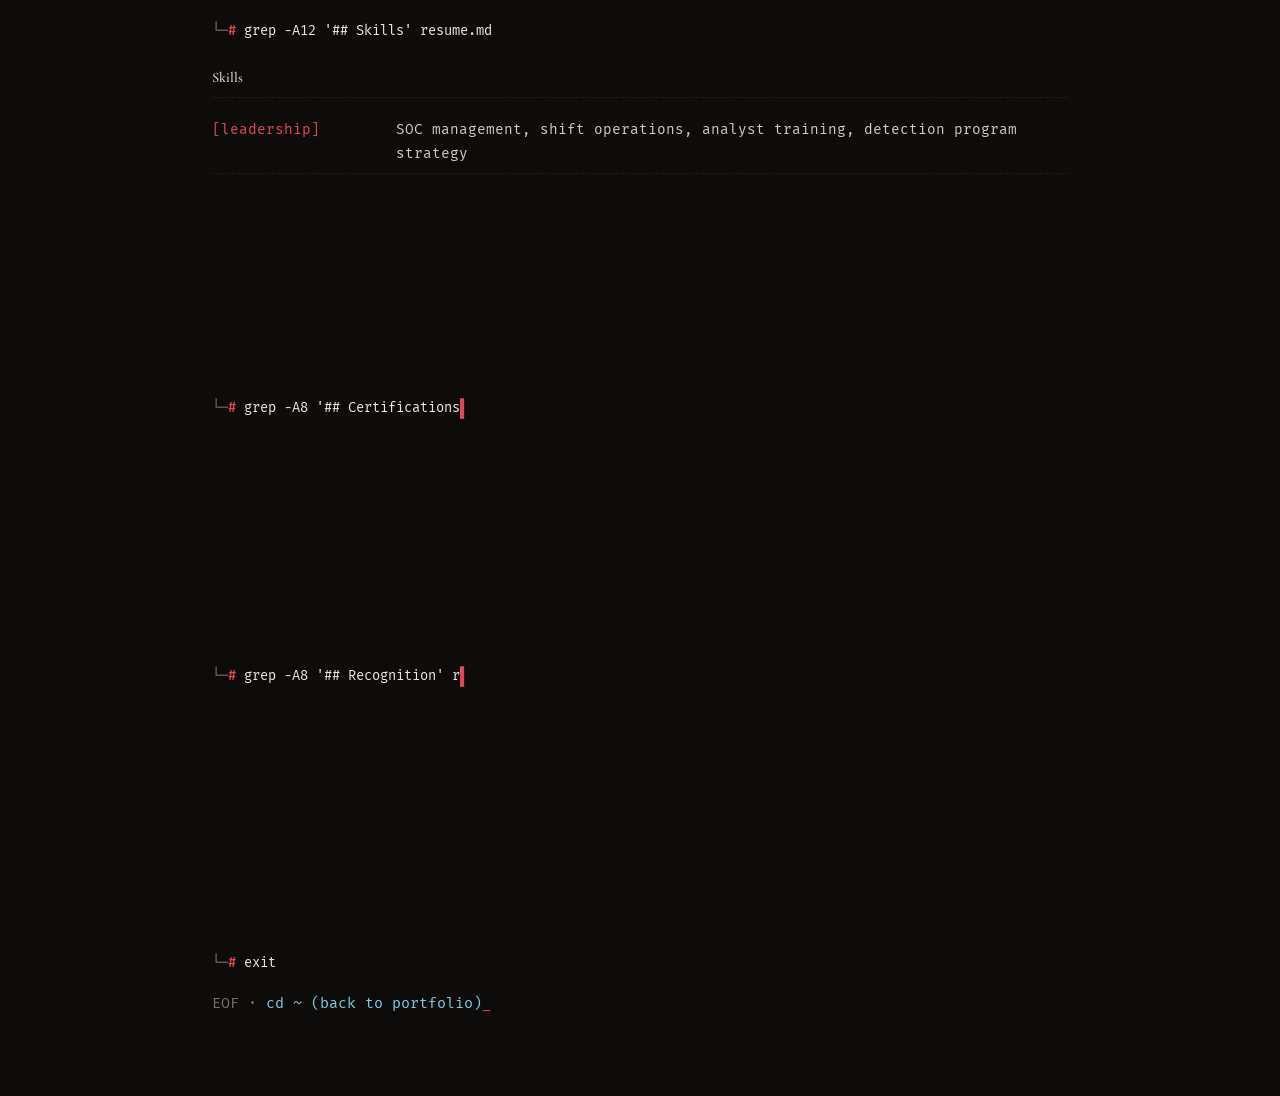
<file: resume.html>
<!DOCTYPE html>
<html lang="en" class="no-js">
<head>
    <meta charset="UTF-8">
    <meta name="viewport" content="width=device-width, initial-scale=1.0">
    <meta name="description" content="Résumé — Sai Prashanth Pulisetti, SOC Manager and Detection Engineer. 7.5+ years in security operations.">
    <meta name="theme-color" content="#0d0c0b">
    <title>Résumé — Sai Prashanth Pulisetti</title>
    <link rel="preconnect" href="https://fonts.googleapis.com">
    <link rel="preconnect" href="https://fonts.gstatic.com" crossorigin>
    <link href="https://fonts.googleapis.com/css2?family=Cormorant+Garamond:ital,wght@0,400;0,500;0,600;0,700;1,400;1,500&family=DM+Sans:opsz,wght@9..40,300;9..40,400;9..40,500&family=Fira+Mono:wght@400;500&display=swap" rel="stylesheet">
    <link rel="stylesheet" href="./term.css">
    <script>
        (function () {
            var d = document.documentElement, t = null;
            try { t = localStorage.getItem('theme'); } catch (e) {}
            d.setAttribute('data-theme', t === 'light' ? 'light' : 'dark');
            d.classList.replace('no-js', 'js');
        })();
    </script>
</head>
<body class="page-resume">
    <div class="crt" aria-hidden="true"></div>

    <header class="chrome" id="chrome">
        <div class="chrome-left">
            <span class="dots" aria-hidden="true"><i></i><i></i><i></i></span>
            <a href="index.html" class="chrome-title">root@0xPrashanthSec: <span>~/resume</span></a>
        </div>
        <nav class="tabs" aria-label="Sections">
            <a href="index.html#about" class="tab">~/about</a>
            <a href="index.html#operation" class="tab">~/ops</a>
            <a href="index.html#projects" class="tab">~/projects</a>
            <a href="index.html#detections" class="tab">~/detections</a>
            <a href="index.html#arsenal" class="tab">~/arsenal</a>
            <a href="index.html#recognition" class="tab">~/hof</a>
            <a href="resume.html" class="tab active" aria-current="page">~/resume</a>
            <a href="research.html" class="tab">~/research</a>
            <a href="index.html#contact" class="tab">~/contact</a>
        </nav>
        <div class="chrome-right" aria-hidden="true">
            <span class="meter" id="meter">[..........] 00%</span>
            <span class="clock" id="clock">IST --:--:--</span>
        </div>
        <button class="theme-toggle" id="theme-toggle" type="button" aria-label="Switch to light theme"><b>--theme</b> dark</button>
    </header>

    <main class="session resume">

        <section class="blk" data-auto>
            <div class="cmdline"><span class="ps"><b>┌──(</b><em>root㉿0xPrashanthSec</em><b>)-[</b><i>~/resume</i><b>]</b></span><span class="ps2"><b>└─</b><em>#</em> <span class="cmd" data-cmd="cat resume.md"></span></span></div>
            <div class="out">
                <h1 class="ln r-name">Sai Prashanth Pulisetti</h1>
                <p class="ln r-title">SOC Manager · Detection Engineer · Purple Teamer</p>
                <p class="ln r-contact">
                    <span>Hyderabad, India</span>
                    <span class="b64" data-b64="cHJhc2hhbnRoLmluYm94QHR1dGEuY29t"><code class="b64-cmd">echo cHJhc2hhbnRoLmluYm94QHR1dGEuY29t | base64 -d</code> <button type="button" class="b64-btn" aria-label="Decode email address">decode</button></span>
                    <a href="https://prashanth.blog" target="_blank" rel="noopener">prashanth.blog</a>
                    <a href="https://linkedin.com/in/0xPrashanthSec" target="_blank" rel="noopener">linkedin.com/in/0xPrashanthSec</a>
                    <a href="https://github.com/0xPrashanthSec" target="_blank" rel="noopener">github.com/0xPrashanthSec</a>
                </p>
                <p class="ln r-actions">
                    <a href="resume.pdf" class="act act-red" download="Sai_Prashanth_Pulisetti_Resume.pdf">↓ download resume.pdf</a>
                    <button type="button" class="act" id="print-resume">⎙ print</button>
                </p>
            </div>
        </section>

        <section class="blk r-sec">
            <div class="cmdline"><span class="ps2 solo"><b>└─</b><em>#</em> <span class="cmd" data-cmd="grep -A3 '## Summary' resume.md"></span></span></div>
            <div class="out">
                <h2 class="ln r-h">Summary</h2>
                <p class="ln r-p">Security operations leader with 7.5+ years in Security Operations Centers, managing the SOC since March 2026. Builds detection engineering programs grounded in adversary emulation: rules are written from real malware and threat-actor TTPs, validated with Atomic Red Team and CALDERA, and mapped to MITRE ATT&amp;CK. Holds CRTE, CRTO and CRTP, with recognition from Oracle and NCIIPC for responsible disclosure.</p>
            </div>
        </section>

        <section class="blk r-sec">
            <div class="cmdline"><span class="ps2 solo"><b>└─</b><em>#</em> <span class="cmd" data-cmd="grep -A40 '## Experience' resume.md"></span></span></div>
            <div class="out">
                <h2 class="ln r-h">Experience</h2>

                <div class="r-job">
                    <p class="ln r-role"><span>SOC Manager</span><span class="r-when">Mar 2026 – Present</span></p>
                    <p class="ln r-org">Eze Castle Integration</p>
                    <ul class="r-list">
                        <li class="ln">Manage the Security Operations Center: analysts, shift operations, escalation process and the detection program.</li>
                        <li class="ln">Set detection engineering strategy and priorities across a multi-tenant Elastic SIEM environment.</li>
                        <li class="ln">Designed a structured onboarding and training plan for new L1 SOC analysts.</li>
                    </ul>
                </div>

                <div class="r-job">
                    <p class="ln r-role"><span>SOC Team Lead</span><span class="r-when">2025 – Feb 2026</span></p>
                    <p class="ln r-org">Eze Castle Integration</p>
                    <ul class="r-list">
                        <li class="ln">Led the SOC team through P1/P2 incident response and escalations.</li>
                        <li class="ln">Mentored analysts and reviewed investigation quality across shifts.</li>
                    </ul>
                </div>

                <div class="r-job">
                    <p class="ln r-role"><span>SOC Specialist</span><span class="r-when">2022 – 2025</span></p>
                    <p class="ln r-org">Eze Castle Integration</p>
                    <ul class="r-list">
                        <li class="ln">Authored 300+ custom Elastic detection rules from malware analysis and threat-actor TTP research, mapped to MITRE ATT&amp;CK.</li>
                        <li class="ln">Validated detections through adversary emulation with Atomic Red Team and CALDERA, tuning to cut false positives.</li>
                        <li class="ln">Built IOC Hunter, an extraction pipeline that turns threat-intel reporting into Elastic hunting queries.</li>
                        <li class="ln">Top Performer of the Year, 2022 and 2023.</li>
                    </ul>
                </div>

                <div class="r-job">
                    <p class="ln r-role"><span>SOC Engineer</span><span class="r-when">2021 – 2022</span></p>
                    <p class="ln r-org">Eze Castle Integration</p>
                    <ul class="r-list">
                        <li class="ln">Threat hunting, malware analysis and detection tuning to improve signal-to-noise across EDR, SIEM, email and cloud telemetry.</li>
                    </ul>
                </div>

                <div class="r-job">
                    <p class="ln r-role"><span>SOC Analyst</span><span class="r-when">Jul 2019 – 2021</span></p>
                    <p class="ln r-org">Eze Castle Integration</p>
                    <ul class="r-list">
                        <li class="ln">Alert triage and investigation across SIEM, EDR and email security platforms.</li>
                    </ul>
                </div>
            </div>
        </section>

        <section class="blk r-sec">
            <div class="cmdline"><span class="ps2 solo"><b>└─</b><em>#</em> <span class="cmd" data-cmd="grep -A12 '## Skills' resume.md"></span></span></div>
            <div class="out conf">
                <h2 class="ln r-h">Skills</h2>
                <p class="ln"><span class="sect">[leadership]</span> SOC management, shift operations, analyst training, detection program strategy</p>
                <p class="ln"><span class="sect">[detection]</span> Sigma, KQL, EQL, ES|QL, YARA, SPL · MITRE ATT&amp;CK mapping</p>
                <p class="ln"><span class="sect">[siem]</span> Elastic (ELK), Microsoft Sentinel, Splunk</p>
                <p class="ln"><span class="sect">[edr_xdr]</span> CrowdStrike Falcon, SentinelOne, Microsoft Defender, CB Defense</p>
                <p class="ln"><span class="sect">[purple_team]</span> Atomic Red Team, CALDERA, Cobalt Strike, Active Directory attacks</p>
                <p class="ln"><span class="sect">[cloud_email]</span> Microsoft 365, Entra ID, Defender for Office 365, Proofpoint, Mimecast</p>
            </div>
        </section>

        <section class="blk r-sec">
            <div class="cmdline"><span class="ps2 solo"><b>└─</b><em>#</em> <span class="cmd" data-cmd="grep -A8 '## Certifications' resume.md"></span></span></div>
            <div class="out">
                <h2 class="ln r-h">Certifications &amp; Education</h2>
                <ul class="r-list r-cols">
                    <li class="ln"><b>CRTE</b> · Certified Red Team Expert</li>
                    <li class="ln"><b>CRTO</b> · Certified Red Team Operator</li>
                    <li class="ln"><b>CRTP</b> · Certified Red Team Professional</li>
                    <li class="ln"><b>CHFI</b> · Computer Hacking Forensic Investigator</li>
                    <li class="ln"><b>eJPT</b> · eLearnSecurity Junior Penetration Tester</li>
                    <li class="ln"><b>Elastic</b> · Security Fundamentals</li>
                </ul>
                <p class="ln r-edu"><b>M.Sc. Cyber Security</b> · IIITMK, Kerala</p>
            </div>
        </section>

        <section class="blk r-sec">
            <div class="cmdline"><span class="ps2 solo"><b>└─</b><em>#</em> <span class="cmd" data-cmd="grep -A8 '## Recognition' resume.md"></span></span></div>
            <div class="out">
                <h2 class="ln r-h">Recognition &amp; Open Source</h2>
                <ul class="r-list">
                    <li class="ln">Oracle Hall of Fame: critical vulnerability disclosure.</li>
                    <li class="ln">NCIIPC, Government of India: 15 acknowledged responsible disclosures.</li>
                    <li class="ln">Bug bounty recognition from Dell, Trip Advisor and Cybrary.</li>
                    <li class="ln">Open-source tool: IOC Hunter, turning threat-intel blogs into Elastic SIEM hunting queries.</li>
                    <li class="ln">Contributor to Elastic's open-source detection-rules repository.</li>
                </ul>
            </div>
        </section>

        <footer class="blk foot">
            <div class="cmdline"><span class="ps2 solo"><b>└─</b><em>#</em> <span class="cmd" data-cmd="exit"></span></span></div>
            <div class="out">
                <p class="ln dim">EOF · <a href="index.html" class="r-back">cd ~ (back to portfolio)</a><span class="caret">_</span></p>
            </div>
        </footer>
    </main>

    <script src="./term.js"></script>
    <script>
        document.getElementById('print-resume').addEventListener('click', function () { window.print(); });
    </script>
</body>
</html>
</file>
<file: term.css>
/* ============================================================
   0xPrashanthSec — Terminal Session theme (index page)
   The whole page is one root shell. Each section is a command
   typed at the prompt; its output prints as you scroll.
   Palette: terminal ink · off-white · prompt green · dark red
   Fonts:   Fira Mono (session) · Cormorant Garamond (display)
            DM Sans (prose)
   ============================================================ */

:root {
    --ink:      #0d0c0b;
    --ink-2:    #141312;
    --ink-3:    #1c1a18;
    --line:     rgba(255,255,255,.07);
    --line-2:   rgba(255,255,255,.12);
    --text:     #ebe7e1;
    --muted:    #ada79e;
    --dim:      #77716a;

    --green:    #64d97b;
    --green-2:  #a8d5a2;
    --cyan:     #7ec8e3;
    --amber:    #e0b15a;

    /* Dark red: the attacker's ink */
    --red:      #a3162a;
    --red-hi:   #e0475b;
    --red-glow: rgba(163,22,42,.22);

    /* Surface tokens (overridden by the light theme) */
    --strong:    #ffffff;
    --body:      #cfcac2;
    --desc:      #bfb9b0;
    --chrome-bg: rgba(16,15,14,.96);
    --dot:       #3b3835;
    --hover:     rgba(255,255,255,.04);
    --chip:      rgba(255,255,255,.02);
    --faint:     #3e3a35;
    --grid:      rgba(255,255,255,.022);
    --scan:      rgba(255,255,255,.018);
    --vignette:  rgba(0,0,0,.45);
    --thumb:     #3a1018;
    --row-hl:    rgba(163,22,42,.12);
    --tab-on:    rgba(163,22,42,.16);

    --font-display: 'Cormorant Garamond', Georgia, serif;
    --font-body:    'DM Sans', system-ui, sans-serif;
    --font-mono:    'Fira Mono', ui-monospace, 'Courier New', monospace;

    --ease: cubic-bezier(.2,.7,.2,1);
    --chrome-h: 46px;
    --col: 1080px;
}

*,*::before,*::after { margin:0; padding:0; box-sizing:border-box; }
html { scroll-behavior:smooth; scroll-padding-top: calc(var(--chrome-h) + 12px); }
body {
    background:
        radial-gradient(ellipse 60% 45% at 85% -5%, var(--red-glow), transparent 70%),
        radial-gradient(ellipse 50% 40% at -10% 60%, rgba(100,217,123,.045), transparent 70%),
        var(--ink);
    background-attachment: fixed;
    color: var(--text);
    font-family: var(--font-mono);
    font-size: 15px;
    line-height: 1.7;
    -webkit-font-smoothing: antialiased;
    overflow-x: hidden;
}
a { color: inherit; text-decoration: none; }
ul, ol { list-style: none; }
strong { color: var(--strong); font-weight: 500; }
::selection { background: var(--red); color: #fff; }
::-webkit-scrollbar { width: 6px; }
::-webkit-scrollbar-track { background: var(--ink); }
::-webkit-scrollbar-thumb { background: var(--thumb); border-radius: 3px; }
::-webkit-scrollbar-thumb:hover { background: var(--red); }

/* CRT texture: scanlines + vignette, fixed above everything, no clicks */
.crt {
    position: fixed; inset: 0; z-index: 50; pointer-events: none;
    background:
        repeating-linear-gradient(to bottom, var(--scan) 0 1px, transparent 1px 3px),
        radial-gradient(ellipse at center, transparent 55%, var(--vignette) 100%);
}

/* ── Window chrome (navigation) ─────────────────────────── */
.chrome {
    position: fixed; top: 0; left: 0; right: 0; z-index: 40;
    height: var(--chrome-h);
    display: grid;
    grid-template-columns: auto 1fr auto auto;
    align-items: center;
    gap: 1.25rem;
    padding: 0 1.25rem;
    background: var(--chrome-bg);
    backdrop-filter: blur(14px) saturate(1.2);
    -webkit-backdrop-filter: blur(14px) saturate(1.2);
    border-bottom: 1px solid var(--line);
    font-size: .8rem;
}
.chrome::after {          /* red hairline that fills with scroll */
    content: ''; position: absolute; left: 0; bottom: -1px; height: 1px;
    width: var(--progress, 0%);
    background: linear-gradient(90deg, transparent, var(--red-hi));
}
.chrome-left { display: flex; align-items: center; gap: .9rem; min-width: 0; }
.dots { display: inline-flex; gap: 6px; }
.dots i { width: 10px; height: 10px; border-radius: 50%; background: var(--dot); }
.dots i:first-child { background: var(--red); }
.chrome-title { color: var(--muted); white-space: nowrap; }
.chrome-title span { color: var(--green); }
.tabs { display: flex; justify-content: center; gap: .15rem; overflow-x: auto; scrollbar-width: none; }
.tabs::-webkit-scrollbar { display: none; }
.tab {
    padding: .32rem .7rem;
    border-radius: 6px;
    color: var(--muted);
    white-space: nowrap;
    transition: color .2s, background .2s;
}
.tab:hover { color: var(--strong); background: var(--hover); }
.tab.active { color: var(--strong); background: var(--tab-on); box-shadow: inset 0 -1px 0 var(--red-hi); }
.tab-ext { color: var(--red-hi); }
.chrome-right { display: flex; gap: 1rem; color: var(--muted); white-space: pre; }
.meter { color: var(--red-hi); }
.clock { color: var(--muted); }

/* ── Session column ─────────────────────────────────────── */
.session { position: relative; z-index: 1; padding-top: var(--chrome-h); }
.blk {
    max-width: var(--col);
    margin: 0 auto;
    padding: 3.25rem 2rem 0;
}
.blk + .blk:not(#projects):not(#arsenal):not(#recognition):not(#contact) { padding-top: 1.75rem; }

/* Prompt */
.cmdline { display: flex; flex-direction: column; font-size: .86rem; line-height: 1.55; }
.ps, .ps2 { white-space: nowrap; }
.ps b, .ps2 b { color: var(--dim); font-weight: 400; }
.ps em  { color: var(--red-hi); font-style: normal; font-weight: 500; }
.ps i   { color: var(--green); font-style: normal; }
.ps2 em { color: var(--red-hi); font-style: normal; font-weight: 500; }
.cmd    { color: var(--text); }
.cmd.typing::after, .caret {
    content: '▌';
    color: var(--red-hi);
    animation: blink 1s steps(1) infinite;
}
.caret.thin { font-weight: 300; }
@keyframes blink { 50% { opacity: 0; } }

.out { padding: 1.1rem 0 0 0; }
.ln { margin: 0; }

/* Lines are hidden until their command has run (JS only) */
.js .blk .out .ln { opacity: 0; transform: translateY(4px); }
.js .blk .out .ln.on {
    opacity: 1; transform: none;
    transition: opacity .28s var(--ease), transform .28s var(--ease);
    animation: flicker .28s steps(2) 1;
}
@keyframes flicker { 0% { opacity: .35; } 50% { opacity: .8; } 100% { opacity: 1; } }

.sys  { color: var(--muted); font-size: .82rem; }
.dim  { color: var(--dim); }
.ok   { color: var(--green); }
.red  { color: var(--red-hi); }

/* Section headings */
.h {
    font-family: var(--font-display);
    font-weight: 600;
    font-size: clamp(2.2rem, 4.5vw, 3.4rem);
    line-height: 1.05;
    letter-spacing: -.01em;
    color: var(--strong);
    margin-bottom: 1.4rem;
    display: flex; align-items: baseline; gap: 1rem;
}
.hn {
    font-family: var(--font-mono);
    font-size: .78rem;
    font-weight: 500;
    color: var(--red-hi);
    letter-spacing: .08em;
    border: 1px solid rgba(224,71,91,.35);
    padding: .05rem .45rem;
    border-radius: 4px;
    transform: translateY(-.55em);
}

/* ── Hero ───────────────────────────────────────────────── */
.hero {
    min-height: 100svh;
    display: flex; flex-direction: column; justify-content: center;
    padding-top: 2rem; padding-bottom: 4rem;
    position: relative;
}
.hero .out { padding-top: 1.4rem; }
.hero .sys { margin-bottom: .15rem; }
.name {
    font-family: var(--font-display);
    font-weight: 600;
    line-height: .92;
    letter-spacing: -.02em;
    margin: 1.6rem 0 1.4rem;
    display: flex; flex-direction: column;
}
.name-a { font-style: italic; font-weight: 400; color: var(--muted); font-size: clamp(2.2rem, 5.5vw, 4.4rem); }
.name-b { color: var(--strong); font-size: clamp(3.6rem, 11vw, 8.6rem); }
.name-b .caret { font-family: var(--font-mono); font-size: .5em; margin-left: .08em; vertical-align: .1em; }
.role { font-size: 1rem; color: var(--text); min-height: 1.7em; }
.bio {
    font-family: var(--font-body);
    font-size: 1.08rem; line-height: 1.75;
    color: var(--muted);
    max-width: 40rem;
    margin: 1.1rem 0 1.3rem;
}
.certs { display: flex; flex-wrap: wrap; align-items: center; gap: .45rem; font-size: .78rem; }
.cert {
    color: var(--text);
    border: 1px solid var(--line-2);
    padding: .1rem .55rem;
    border-radius: 4px;
    background: var(--chip);
}
.cert::before { content: '['; color: var(--dim); margin-right: .15rem; }
.cert::after  { content: ']'; color: var(--dim); margin-left: .15rem; }
.actions { display: flex; flex-wrap: wrap; gap: .65rem; margin-top: 1.8rem; }
.act {
    font-size: .84rem;
    padding: .6rem 1.05rem;
    border: 1px solid var(--line-2);
    border-radius: 6px;
    color: var(--text);
    transition: border-color .2s, background .2s, transform .2s;
}
.act:hover { border-color: var(--text); transform: translateY(-1px); }
.act-red { background: var(--red); border-color: var(--red); color: #fff; box-shadow: 0 8px 30px -10px var(--red); }
.act-red:hover { background: #b81c32; border-color: #b81c32; }
.scroll-cue {
    position: absolute; bottom: 1.6rem; left: 2rem;
    font-size: .7rem; letter-spacing: .14em; text-transform: uppercase;
    color: var(--dim);
    animation: bob 1.8s ease-in-out infinite;
}
@keyframes bob { 50% { transform: translateY(4px); color: var(--muted); } }

/* ── About ──────────────────────────────────────────────── */
.prose { max-width: 46rem; }
.prose p, .prose-one {
    font-family: var(--font-body);
    font-size: 1.04rem;
    line-height: 1.8;
    color: var(--body);
    margin-bottom: 1.05rem;
}
.prose-one { max-width: 44rem; }
.kv .ln { display: grid; grid-template-columns: 9.5rem 1fr; gap: 1rem; font-size: .9rem; padding: .18rem 0; }
.k { color: var(--dim); }
.k::after { content: ' ='; color: var(--faint); }
.v { color: var(--text); }
.v.ok { color: var(--green); }
.links { display: flex; flex-wrap: wrap; gap: .3rem 1.1rem; }

.gitlog .ln {
    display: grid;
    grid-template-columns: 1.2rem 5.2rem 10rem 1fr auto;
    align-items: baseline;
    column-gap: .75rem;
    font-size: .9rem;
    padding: .22rem 0;
}
.gitlog .ln:last-child { display: flex; gap: .75rem; }
.g    { color: var(--red-hi); }
.sha  { color: var(--amber); }
.ref  { color: var(--green); font-size: .74rem; font-weight: 400; margin-left: .5rem; }
.when { color: var(--muted); }
.what { color: var(--strong); }
.org  { color: var(--dim); text-align: right; }
.gitlog .ln:first-child .what { color: var(--strong); font-weight: 500; }
.gitlog .ln:first-child { background: linear-gradient(90deg, var(--row-hl), transparent 70%); margin: 0 -.75rem; padding-left: .75rem; padding-right: .75rem; border-radius: 4px; }

/* ── Projects: ls -la ───────────────────────────────────── */
.ls { border-top: 1px solid var(--line); }
.ls li {
    display: grid;
    grid-template-columns: 7.2rem 15rem 1fr auto;
    gap: 1.25rem;
    align-items: baseline;
    padding: 1rem 0;
    border-bottom: 1px solid var(--line);
    font-size: .88rem;
    transition: background .2s;
}
.ls li:hover { background: linear-gradient(90deg, var(--row-hl), transparent 80%); }
.perm  { color: var(--dim); }
.fname { color: var(--cyan); font-weight: 500; }
a.fname { background: linear-gradient(var(--red-hi), var(--red-hi)) 0 100% / 0 1px no-repeat; transition: background-size .3s var(--ease); }
a.fname:hover { background-size: 100% 1px; }
.fname.nolink { color: var(--text); }
.arrow { color: var(--red-hi); }
.desc  { font-family: var(--font-body); color: var(--desc); font-size: .95rem; line-height: 1.6; }
.lang  { color: var(--dim); font-size: .74rem; white-space: nowrap; }

/* ── Arsenal: config file ───────────────────────────────── */
.conf .ln { padding: .42rem 0; font-size: .9rem; color: var(--body); display: grid; grid-template-columns: 13rem 1fr; gap: 1rem; border-bottom: 1px dashed var(--line); }
.sect { color: var(--red-hi); }

/* ── Recognition: grep ──────────────────────────────────── */
.hof li { display: grid; grid-template-columns: 6.5rem 14rem 1fr; gap: 1rem; align-items: baseline; padding: .55rem 0; font-size: .9rem; color: var(--body); }
.sev { font-size: .7rem; letter-spacing: .08em; text-align: center; padding: .1rem .4rem; border-radius: 3px; border: 1px solid; }
.sev.crit { color: #fff; background: var(--red); border-color: var(--red); }
.sev.high { color: var(--red-hi); border-color: rgba(224,71,91,.45); }
.sev.med  { color: var(--amber); border-color: rgba(224,177,90,.4); }
.sev.info { color: var(--cyan); border-color: rgba(126,200,227,.35); }
.file { color: var(--green-2); }

/* ── Contact & footer ───────────────────────────────────── */
#contact .kv { margin: .4rem 0 1rem; }
.links a { color: var(--cyan); border-bottom: 1px solid transparent; transition: border-color .2s, color .2s; }
.links a:hover { color: var(--strong); border-color: var(--red-hi); }
.foot { padding-bottom: 5rem; }
.foot-line { font-family: var(--font-display); font-size: 1.6rem; color: var(--strong); margin: .4rem 0; }
.foot-line .dim { font-family: var(--font-mono); font-size: .78rem; margin-left: .6rem; }

/* ── Live operation (scroll-driven) ─────────────────────── */
.op { position: relative; margin-top: 3.5rem; border-top: 1px solid var(--line); border-bottom: 1px solid var(--line);
      background: linear-gradient(var(--grid) 1px, transparent 1px) 0 0 / 100% 44px,
                  linear-gradient(90deg, var(--grid) 1px, transparent 1px) 0 0 / 44px 100%; }
.op-track  { height: 520vh; }
.op-sticky { position: sticky; top: var(--chrome-h); height: calc(100vh - var(--chrome-h)); display: flex; align-items: center; overflow: hidden; }
.op-grid {
    max-width: 1280px; width: 100%; margin: 0 auto; padding: 0 2rem;
    display: grid; grid-template-columns: minmax(0,.85fr) minmax(0,1.15fr); gap: 3.5rem; align-items: center;
}
.op-cmd { font-size: .86rem; margin-bottom: .8rem; color: var(--text); }
.op-cmd b { color: var(--dim); font-weight: 400; }
.op-cmd em { color: var(--red-hi); font-style: normal; margin-right: .4rem; }
.op-title { font-family: var(--font-display); font-weight: 600; font-size: clamp(2.3rem, 4vw, 3.4rem); line-height: 1.02; color: var(--strong); display: flex; align-items: baseline; gap: 1rem; flex-wrap: wrap; }
.op-title em { font-weight: 400; color: var(--red-hi); }
.op-lede { margin: .9rem 0 1.8rem; max-width: 30rem; color: var(--muted); font-family: var(--font-body); font-size: .95rem; }
.op-stages { border-left: 1px solid var(--line-2); }
.op-stage { position: relative; display: grid; grid-template-columns: 3rem 1fr; padding: .5rem 0 .5rem 1.2rem; cursor: pointer; opacity: .32; transition: opacity .3s; outline: none; }
.op-stage::before { content: ''; position: absolute; left: -1px; top: 0; bottom: 0; width: 2px; background: var(--red-hi); transform: scaleY(0); transform-origin: top; transition: transform .4s var(--ease); }
.op-stage:hover, .op-stage:focus-visible { opacity: .7; }
.op-stage.done { opacity: .55; }
.op-stage.done::before { transform: scaleY(1); background: rgba(100,217,123,.4); }
.op-stage.active { opacity: 1; }
.op-stage.active::before { transform: scaleY(1); }
.op-num { font-size: .72rem; color: var(--dim); padding-top: .4rem; }
.op-stage.active .op-num { color: var(--red-hi); }
.op-stage.done .op-num::after { content: ' ✓'; color: var(--green); }
.op-stage h3 { font-family: var(--font-display); font-size: 1.45rem; font-weight: 600; color: var(--strong); line-height: 1.2; }
.op-stage p { font-family: var(--font-body); font-size: .86rem; color: var(--muted); max-height: 0; overflow: hidden; transition: max-height .4s var(--ease), margin .4s; }
.op-stage.active p { max-height: 3.5rem; margin-top: .2rem; }

.op-term { background: #0a0908; border: 1px solid var(--line-2); border-radius: 12px; overflow: hidden;
           box-shadow: 0 40px 100px -20px rgba(0,0,0,.8), 0 0 0 1px rgba(163,22,42,.15), 0 0 60px -20px var(--red-glow); }
.op-bar { display: flex; align-items: center; gap: .8rem; padding: .7rem 1rem; background: var(--ink-2); border-bottom: 1px solid var(--line); }
.op-name { flex: 1; text-align: center; font-size: .7rem; color: var(--dim); white-space: nowrap; overflow: hidden; text-overflow: ellipsis; }
.op-ttp { font-size: .62rem; color: var(--red-hi); border: 1px solid rgba(224,71,91,.35); padding: 1px 8px; border-radius: 3px; }
.op-body { height: min(26rem, calc(100vh - 15rem)); overflow: hidden; padding: 1.1rem 1.4rem; font-size: .76rem; line-height: 1.85; white-space: pre; color: var(--muted);
           mask-image: linear-gradient(to bottom, transparent 0, #000 2.5rem); -webkit-mask-image: linear-gradient(to bottom, transparent 0, #000 2.5rem); }
.op-body p { margin: 0; }
.op-body .tp { color: var(--red-hi); }
.op-body .tc { color: var(--text); }
.op-body .to { padding-left: 1.1rem; color: var(--muted); }
.op-body .ok   { color: var(--green); }
.op-body .warn { color: var(--amber); }
.op-body .crit { color: var(--red-hi); }
.op-body .info { color: var(--cyan); }
.op-body .acc  { color: #fff; font-weight: 500; }
.op-body .dim  { color: var(--dim); }
.op-cont { opacity: .45; }
.op-caret { color: var(--red-hi); }
.op-body .blink-cur { color: var(--red-hi); animation: blink 1s steps(1) infinite; }
.op-status { display: flex; align-items: center; gap: .6rem; padding: .55rem 1.2rem; border-top: 1px solid var(--line); background: var(--ink-2); font-size: .64rem; letter-spacing: .08em; color: var(--muted); }
.op-led { width: 7px; height: 7px; border-radius: 50%; background: var(--red-hi); animation: pulse 1.6s ease-in-out infinite; }
.op-led.ok { background: var(--green); animation: none; }
.op-pct { margin-left: auto; color: var(--dim); }
@keyframes pulse { 50% { box-shadow: 0 0 0 5px rgba(224,71,91,0); } 0%,100% { box-shadow: 0 0 0 0 rgba(224,71,91,.5); } }

/* ── Responsive ─────────────────────────────────────────── */
@media (max-width: 1100px) {
    .chrome { grid-template-columns: auto 1fr auto; }
    .chrome-right { display: none; }
    .ls li { grid-template-columns: 6.6rem 13rem 1fr; }
    .lang { display: none; }
}
@media (max-width: 860px) {
    body { font-size: 14px; }
    .chrome { grid-template-columns: 1fr auto; gap: 0; padding: 0 .6rem 0 0; height: auto; }
    .chrome-left { display: none; }
    .tabs { justify-content: flex-start; padding: .45rem .75rem; }
    :root { --chrome-h: 42px; }
    .blk { padding: 2.6rem 1.15rem 0; }
    .ps { font-size: .74rem; }
    .cmdline { font-size: .8rem; }
    .scroll-cue { left: 1.15rem; }
    .kv .ln { grid-template-columns: 6.5rem 1fr; gap: .6rem; font-size: .84rem; }
    .gitlog .ln { grid-template-columns: 1rem 1fr; row-gap: 0; font-size: .84rem; }
    .gitlog .sha { display: none; }
    .gitlog .when { grid-column: 2; }
    .gitlog .what, .gitlog .org { grid-column: 2; text-align: left; }
    .gitlog .ln:last-child { display: grid; }
    .ls li { grid-template-columns: 1fr; gap: .25rem; padding: .9rem 0; }
    .perm { font-size: .72rem; }
    .conf .ln { grid-template-columns: 1fr; gap: .1rem; }
    .hof li { grid-template-columns: auto 1fr; gap: .2rem .7rem; }
    .hof .file { grid-column: 2; }
    .hof li { grid-template-areas: none; }

    .op-track { height: 440vh; }
    .op-sticky { height: calc(100svh - var(--chrome-h)); align-items: flex-start; padding-top: 1.1rem; }
    .op-grid { grid-template-columns: minmax(0,1fr); gap: 1rem; padding: 0 1.1rem; }
    .op-lede, .op-cmd { display: none; }
    .op-title { font-size: 2rem; }
    .op-stages { display: flex; border-left: none; gap: .3rem; margin-top: .8rem; }
    .op-stage { display: block; min-width: 0; flex: 1; padding: .3rem 0 0; border-top: 2px solid var(--line-2); }
    .op-stage::before, .op-stage p { display: none; }
    .op-stage.active { border-top-color: var(--red-hi); }
    .op-stage.done { border-top-color: var(--green); }
    .op-stage h3 { font-size: .9rem; white-space: nowrap; overflow: hidden; text-overflow: ellipsis; }
    .op-num { padding-top: 0; font-size: .6rem; }
    .op-body { height: calc(100svh - 20rem); font-size: .64rem; padding: .9rem 1rem; white-space: pre-wrap; overflow-wrap: anywhere; }
}

@media (prefers-reduced-motion: reduce) {
    *, *::before, *::after { animation: none !important; transition: none !important; }
    html { scroll-behavior: auto; }
}

/* ============================================================
   Light theme — paper and ink from the original site, same red
   ============================================================ */
[data-theme="light"] {
    --ink:      #f8f7f5;
    --ink-2:    #f2f0ed;
    --ink-3:    #e8e5e0;
    --line:     rgba(15,14,12,.09);
    --line-2:   rgba(15,14,12,.16);
    --text:     #1a1816;
    --muted:    #5c5852;
    --dim:      #8f8a82;

    --green:    #15803d;
    --green-2:  #2f6b3a;
    --cyan:     #1d3557;
    --amber:    #9a5b0a;

    --red:      #9b1426;
    --red-hi:   #b3182e;
    --red-glow: rgba(155,20,38,.09);

    --strong:    #0f0e0c;
    --body:      #3a3733;
    --desc:      #4a4641;
    --chrome-bg: rgba(248,247,245,.95);
    --dot:       #d6d2cb;
    --hover:     rgba(0,0,0,.04);
    --chip:      rgba(255,255,255,.7);
    --faint:     #c8c4bc;
    --grid:      rgba(15,14,12,.04);
    --scan:      rgba(15,14,12,.012);
    --vignette:  rgba(60,40,30,.05);
    --thumb:     #c8c4bc;
    --row-hl:    rgba(155,20,38,.06);
    --tab-on:    rgba(155,20,38,.08);
    color-scheme: light;
}
[data-theme="light"] .op-term { box-shadow: 0 30px 70px -25px rgba(15,14,12,.45), 0 0 0 1px rgba(15,14,12,.08); }
[data-theme="light"] .act-red { box-shadow: 0 8px 24px -12px var(--red); }

/* The case terminal is always a dark terminal, in either theme */
.op-term {
    --text: #ebe7e1; --muted: #9a948b; --dim: #5f5a53;
    --line: rgba(255,255,255,.07); --line-2: rgba(255,255,255,.12);
    --ink-2: #141312; --green: #64d97b; --cyan: #7ec8e3; --amber: #e0b15a;
    --red-hi: #e0475b;
}

/* Theme switch, shown as a terminal flag */
.theme-toggle {
    font: inherit;
    font-size: .72rem;
    color: var(--muted);
    background: none;
    border: 1px solid var(--line-2);
    border-radius: 6px;
    padding: .28rem .6rem;
    cursor: pointer;
    white-space: nowrap;
    transition: color .2s, border-color .2s, background .2s;
}
.theme-toggle:hover { color: var(--text); border-color: var(--red-hi); }
.theme-toggle b { color: var(--red-hi); font-weight: 500; }
.theme-toggle:focus-visible { outline: 2px solid var(--red-hi); outline-offset: 2px; }
html.theme-anim, html.theme-anim * { transition: background-color .35s ease, color .35s ease, border-color .35s ease !important; }

/* ============================================================
   Résumé page
   ============================================================ */
.resume .blk { max-width: 920px; }
.resume .r-sec { padding-top: 2.4rem; }
.r-name { font-family: var(--font-display); font-weight: 600; font-size: clamp(2.6rem, 6vw, 4.2rem); line-height: 1; color: var(--strong); margin: .4rem 0 .5rem; }
.r-title { color: var(--red-hi); font-size: .95rem; letter-spacing: .02em; }
.r-contact { display: flex; flex-wrap: wrap; gap: .3rem 1.2rem; margin-top: .9rem; font-size: .84rem; color: var(--muted); }
.r-contact a { color: var(--cyan); border-bottom: 1px solid transparent; }
.r-contact a:hover { border-color: var(--red-hi); }
.r-actions { display: flex; flex-wrap: wrap; gap: .65rem; margin-top: 1.5rem; }
.r-actions button.act { font: inherit; font-size: .84rem; background: none; cursor: pointer; }
.r-h { font-family: var(--font-display); font-weight: 600; font-size: 1.9rem; color: var(--strong); margin-bottom: .8rem; padding-bottom: .35rem; border-bottom: 1px solid var(--line); }
.r-p { font-family: var(--font-body); font-size: 1.02rem; line-height: 1.8; color: var(--body); }
.r-job { margin-bottom: 1.5rem; }
.r-role { display: flex; justify-content: space-between; gap: 1rem; font-size: 1rem; color: var(--strong); font-weight: 500; }
.r-when { color: var(--muted); font-weight: 400; font-size: .86rem; white-space: nowrap; }
.r-org { color: var(--green); font-size: .84rem; margin-bottom: .45rem; }
.r-list li { position: relative; padding-left: 1.2rem; font-family: var(--font-body); font-size: .98rem; line-height: 1.7; color: var(--body); margin-bottom: .2rem; }
.r-list li::before { content: '›'; position: absolute; left: 0; color: var(--red-hi); font-family: var(--font-mono); }
.r-list b { font-family: var(--font-mono); color: var(--strong); font-weight: 500; }
.r-cols { display: grid; grid-template-columns: 1fr 1fr; column-gap: 2rem; }
.r-edu { margin-top: .9rem; font-family: var(--font-body); color: var(--body); }
.r-edu b { color: var(--strong); font-weight: 500; }
.r-back { color: var(--cyan); }
.resume .conf .ln { grid-template-columns: 10.5rem 1fr; }
@media (max-width: 860px) {
    .r-role { flex-direction: column; gap: 0; }
    .r-cols { grid-template-columns: 1fr; }
    .resume .conf .ln { grid-template-columns: 1fr; }
}

/* ============================================================
   Print: plain black on white, everything visible
   ============================================================ */
@media print {
    @page { margin: 14mm 16mm; }
    :root, [data-theme] {
        --ink: #fff; --text: #111; --strong: #000; --body: #222; --desc: #222; --muted: #444; --dim: #666;
        --red-hi: #9b1426; --red: #9b1426; --green: #222; --cyan: #111; --line: #ccc;
    }
    body { background: #fff !important; color: #111; font-size: 10.5pt; }
    .crt, .chrome, .cmdline, .r-actions, .scroll-cue, .op, .foot, .skip-anim, .actions { display: none !important; }
    .session { padding-top: 0; }
    .blk { padding: 0 !important; max-width: none; }
    .js .blk .out .ln { opacity: 1 !important; transform: none !important; animation: none !important; }
    .out { padding-top: .4rem; }
    a { color: #111 !important; border: none !important; }
    .r-name { font-size: 26pt; margin-top: 0; }
    .r-h { font-size: 14pt; margin: 10pt 0 5pt; }
    .r-job { break-inside: avoid; margin-bottom: 8pt; }
    .r-list li, .r-p, .conf .ln { font-size: 10pt; line-height: 1.45; }
    .conf .ln { border: none; padding: 1pt 0; }
}

/* Skip-typing control */
.skip-anim {
    position: fixed; right: 1.1rem; bottom: 1.1rem; z-index: 45;
    font: inherit; font-size: .74rem;
    color: var(--muted);
    background: var(--chrome-bg);
    border: 1px solid var(--line-2);
    border-radius: 999px;
    padding: .45rem .9rem;
    cursor: pointer;
    backdrop-filter: blur(10px);
    transition: color .2s, border-color .2s;
}
.skip-anim b { color: var(--red-hi); font-weight: 500; }
.skip-anim:hover { color: var(--strong); border-color: var(--red-hi); }
.skip-anim[hidden] { display: none; }
.op-sim { display: inline-block; margin-top: .2rem; font-size: .7rem; letter-spacing: .06em; color: var(--dim); border: 1px dashed var(--line-2); padding: .1rem .5rem; border-radius: 4px; }

/* ============================================================
   Detections showcase: expandable rules (cat on click)
   ============================================================ */
.dets { border-top: 1px solid var(--line); margin-top: .6rem; }
.dets > li { border-bottom: 1px solid var(--line); }
.det summary {
    list-style: none;
    display: grid;
    grid-template-columns: 1rem 6.2rem 17rem 1fr auto;
    gap: 1rem;
    align-items: baseline;
    padding: .95rem 0;
    cursor: pointer;
    font-size: .88rem;
    transition: background .2s;
}
.det summary::-webkit-details-marker { display: none; }
.det summary::before { content: '▸'; color: var(--red-hi); transition: transform .2s; display: inline-block; grid-column: 1; grid-row: 1; }
.det summary > .sev { grid-column: 2; }
.det[open] summary::before { content: '▾'; }
.det summary:hover { background: linear-gradient(90deg, var(--row-hl), transparent 80%); }
.det summary:focus-visible { outline: 2px solid var(--red-hi); outline-offset: 2px; }
.det-file { color: var(--dim); font-size: .78rem; overflow: hidden; text-overflow: ellipsis; white-space: nowrap; }
.det-name { color: var(--strong); font-family: var(--font-body); font-size: .98rem; }
.det-meta { color: var(--dim); font-size: .74rem; white-space: nowrap; }
.det-body { padding: 0 0 1.4rem 2rem; animation: det-open .25s var(--ease); }
@keyframes det-open { from { opacity: 0; transform: translateY(-4px); } }
.det-desc { font-family: var(--font-body); color: var(--body); font-size: .98rem; line-height: 1.7; max-width: 52rem; margin-bottom: .7rem; }
.det-mitre { font-size: .8rem; color: var(--green); margin-bottom: .9rem; }
.det-code {
    position: relative;
    background: #0a0908;
    border: 1px solid rgba(255,255,255,.1);
    border-radius: 8px;
    max-height: 22rem;
    overflow: auto;
}
.det-code pre { margin: 0; padding: 1rem 1.2rem; font-size: .76rem; line-height: 1.7; color: #e6e1da; white-space: pre-wrap; overflow-wrap: anywhere; }
.copy {
    position: sticky; float: right; top: .5rem; margin: .5rem .5rem 0 0;
    font: inherit; font-size: .68rem;
    color: #b7b1a8; background: #1c1a18;
    border: 1px solid rgba(255,255,255,.14); border-radius: 4px;
    padding: .15rem .55rem; cursor: pointer;
}
.copy:hover { color: #fff; border-color: #e0475b; }
.copy.done { color: #64d97b; border-color: rgba(100,217,123,.5); }
.det-note { margin-top: 1rem; }
@media (max-width: 1100px) {
    .det summary { grid-template-columns: 1rem 6rem 1fr; }
    .det-file, .det-meta { display: none; }
}
@media (max-width: 860px) {
    .det summary { grid-template-columns: 1rem auto 1fr; gap: .6rem; }
    .det-body { padding-left: 0; }
}
@media print { .dets details { display: block; } .copy { display: none; } }

/* ============================================================
   Research page
   ============================================================ */
.h-em { font-style: italic; font-weight: 400; color: var(--red-hi); }
.posts { border-top: 1px solid var(--line); margin: .8rem 0 1.6rem; }
.post { display: grid; grid-template-columns: 8rem 1fr; gap: 1.5rem; padding: 1.25rem 0; border-bottom: 1px solid var(--line); transition: background .2s; }
.post:hover { background: linear-gradient(90deg, var(--row-hl), transparent 80%); }
.post-date { color: var(--dim); font-size: .8rem; padding-top: .3rem; white-space: nowrap; }
.post-title { font-family: var(--font-display); font-weight: 600; font-size: 1.45rem; line-height: 1.25; color: var(--strong); background: linear-gradient(var(--red-hi), var(--red-hi)) 0 100% / 0 1px no-repeat; transition: background-size .3s var(--ease); }
.post-title:hover { background-size: 100% 1px; }
.post-title .arrow { font-family: var(--font-mono); font-size: .8rem; }
.post-blurb { font-family: var(--font-body); color: var(--body); font-size: .97rem; line-height: 1.7; margin: .45rem 0 .5rem; max-width: 50rem; }
.post-tags { display: flex; flex-wrap: wrap; gap: .3rem .9rem; }
.tag { color: var(--cyan); font-size: .76rem; }
@media (max-width: 860px) {
    .post { grid-template-columns: 1fr; gap: .3rem; }
    .post-title { font-size: 1.25rem; }
}

/* Tab bar density: 9 tabs need the room on mid-size screens */
.tab { padding: .32rem .55rem; }
@media (max-width: 1560px) { .chrome-title { display: none; } }
@media (max-width: 1360px) { .clock { display: none; } }

/* Base64-obfuscated email */
.b64 { display: inline-flex; flex-wrap: wrap; align-items: baseline; gap: .55rem; }
.b64-cmd { font-family: var(--font-mono); font-size: .86em; color: var(--muted); overflow-wrap: anywhere; }
.b64-btn {
    font: inherit; font-size: .74rem;
    color: var(--red-hi); background: none;
    border: 1px solid rgba(224,71,91,.45); border-radius: 4px;
    padding: .05rem .55rem; cursor: pointer;
    transition: background .2s, color .2s;
}
.b64-btn:hover { background: var(--red); color: #fff; border-color: var(--red); }
.b64-btn:focus-visible { outline: 2px solid var(--red-hi); outline-offset: 2px; }
.b64-out { font-family: var(--font-mono); color: var(--red-hi); letter-spacing: .01em; }
.b64-out.done { color: var(--cyan); border-bottom: 1px solid transparent; }
.b64-out.done:hover { border-color: var(--red-hi); }
@media print { .b64-btn { display: none; } }
</file>
